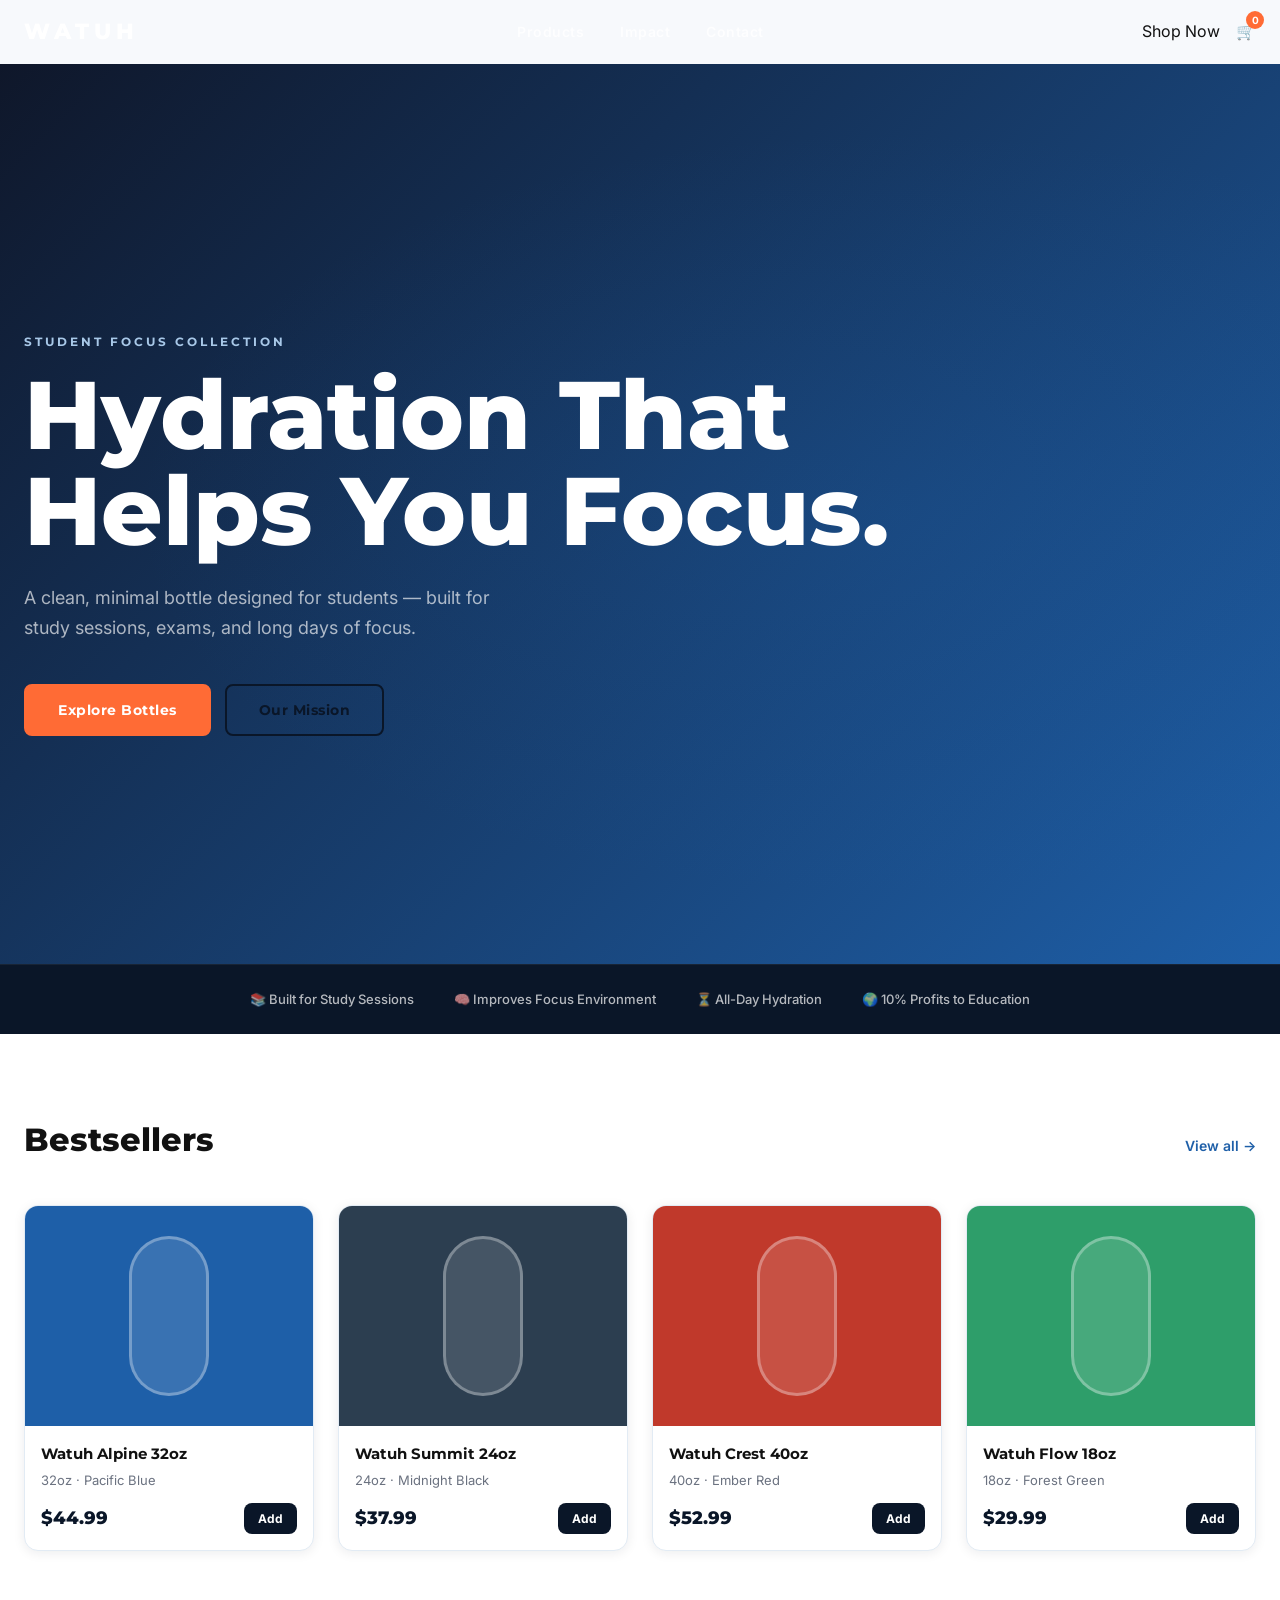
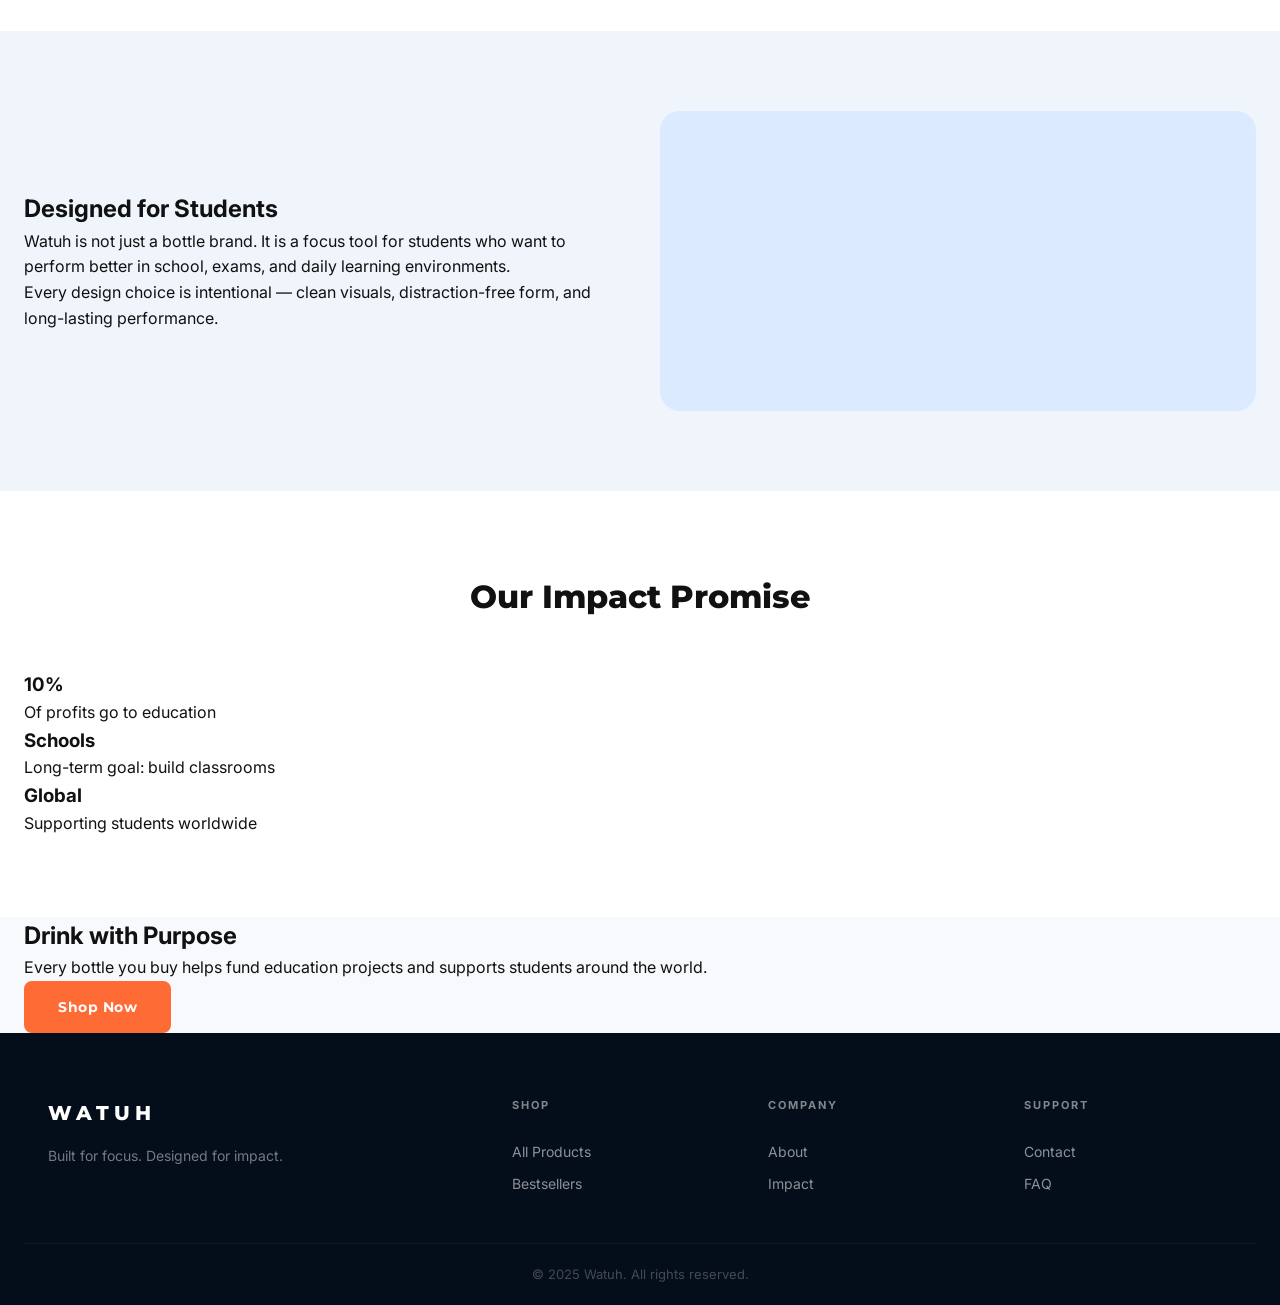
<file: index.html>
<!DOCTYPE html>
<html lang="en">
<head>
  <meta charset="UTF-8" />
  <meta name="viewport" content="width=device-width, initial-scale=1.0" />
  <title>Watuh — Built for Focus & Hydration</title>

  <link rel="stylesheet" href="style.css" />
  <link href="https://fonts.googleapis.com/css2?family=Montserrat:wght@400;600;700;800&family=Inter:wght@400;500&display=swap" rel="stylesheet" />
</head>

<body>

<!-- NAVBAR -->
<nav class="navbar" id="navbar">
  <div class="nav-inner">

    <a href="index.html" class="logo">WATUH</a>

    <ul class="nav-links">
      <li><a href="products.html">Products</a></li>
      <li><a href="about.html">Impact</a></li>
      <li><a href="contact.html">Contact</a></li>
    </ul>

    <div class="nav-actions">
      <a href="products.html" class="nav-cta">Shop Now</a>

      <a href="cart.html" class="cart-icon">
        🛒 <span class="cart-count" id="cartCount">0</span>
      </a>

      <button class="hamburger" id="hamburger">&#9776;</button>
    </div>

  </div>
</nav>

<!-- HERO -->
<section class="hero">

  <div class="hero-content">

    <p class="eyebrow">Student Focus Collection</p>

    <h1>Hydration That<br>Helps You Focus.</h1>

    <p class="hero-sub">
      A clean, minimal bottle designed for students — built for study sessions, exams, and long days of focus.
    </p>

    <div class="hero-btns">
      <a href="products.html" class="btn btn-primary">Explore Bottles</a>
      <a href="about.html" class="btn btn-outline">Our Mission</a>
    </div>

  </div>

</section>

<!-- TRUST STRIP -->
<section class="features-strip">
  <div class="container">

    <div class="feature-item">📚 Built for Study Sessions</div>
    <div class="feature-item">🧠 Improves Focus Environment</div>
    <div class="feature-item">⏳ All-Day Hydration</div>
    <div class="feature-item">🌍 10% Profits to Education</div>

  </div>
</section>

<!-- BESTSELLERS -->
<section class="section">
  <div class="container">

    <div class="section-header">
      <h2>Bestsellers</h2>
      <a href="products.html" class="see-all">View all →</a>
    </div>

    <div class="product-grid" id="featuredGrid"></div>

  </div>
</section>

<!-- WHY SECTION -->
<section class="section alt-bg">
  <div class="container split">

    <div class="text">

      <h2>Designed for Students</h2>

      <p>
        Watuh is not just a bottle brand. It is a focus tool for students who want to perform better in school,
        exams, and daily learning environments.
      </p>

      <p>
        Every design choice is intentional — clean visuals, distraction-free form, and long-lasting performance.
      </p>

    </div>

    <div class="visual-box"></div>

  </div>
</section>

<!-- IMPACT PREVIEW -->
<section class="section">
  <div class="container">

    <h2 class="center-title">Our Impact Promise</h2>

    <div class="impact-grid">

      <div class="impact-card">
        <h3>10%</h3>
        <p>Of profits go to education</p>
      </div>

      <div class="impact-card">
        <h3>Schools</h3>
        <p>Long-term goal: build classrooms</p>
      </div>

      <div class="impact-card">
        <h3>Global</h3>
        <p>Supporting students worldwide</p>
      </div>

    </div>

  </div>
</section>

<!-- CALL TO ACTION -->
<section class="cta">
  <div class="container">

    <h2>Drink with Purpose</h2>

    <p>
      Every bottle you buy helps fund education projects and supports students around the world.
    </p>

    <a href="products.html" class="btn btn-primary">Shop Now</a>

  </div>
</section>

<!-- FOOTER -->
<footer class="footer">

  <div class="container footer-inner">

    <div class="footer-brand">
      <span class="logo">WATUH</span>
      <p>Built for focus. Designed for impact.</p>
    </div>

    <div class="footer-links">
      <h4>Shop</h4>
      <a href="products.html">All Products</a>
      <a href="products.html">Bestsellers</a>
    </div>

    <div class="footer-links">
      <h4>Company</h4>
      <a href="about.html">About</a>
      <a href="about.html">Impact</a>
    </div>

    <div class="footer-links">
      <h4>Support</h4>
      <a href="contact.html">Contact</a>
      <a href="#">FAQ</a>
    </div>

  </div>

  <div class="footer-bottom">
    <p>&copy; 2025 Watuh. All rights reserved.</p>
  </div>

</footer>

<script src="script.js"></script>

<script>
  // Featured products
  const featuredGrid = document.getElementById('featuredGrid');
  const featured = products.slice(0, 4);

  featured.forEach(p => {
    featuredGrid.innerHTML += `
      <div class="product-card" onclick="window.location='product-detail.html?id=${p.id}'">

        <div class="product-img" style="background:${p.color}"></div>

        <div class="product-info">
          <h3>${p.name}</h3>
          <p class="product-meta">${p.size} · ${p.colorName}</p>

          <div class="product-footer">
            <span class="price">$${p.price}</span>
            <button class="btn-add" onclick="event.stopPropagation(); addToCart(${p.id})">
              Add
            </button>
          </div>
        </div>

      </div>
    `;
  });

  // cart count
  const cart = JSON.parse(localStorage.getItem('watuhCart') || '[]');
  document.getElementById('cartCount').textContent =
    cart.reduce((a, b) => a + b.qty, 0);

  // hamburger
  document.getElementById('hamburger').addEventListener('click', () => {
    document.querySelector('.mobile-menu').classList.toggle('open');
  });
</script>

</body>
</html>
</file>
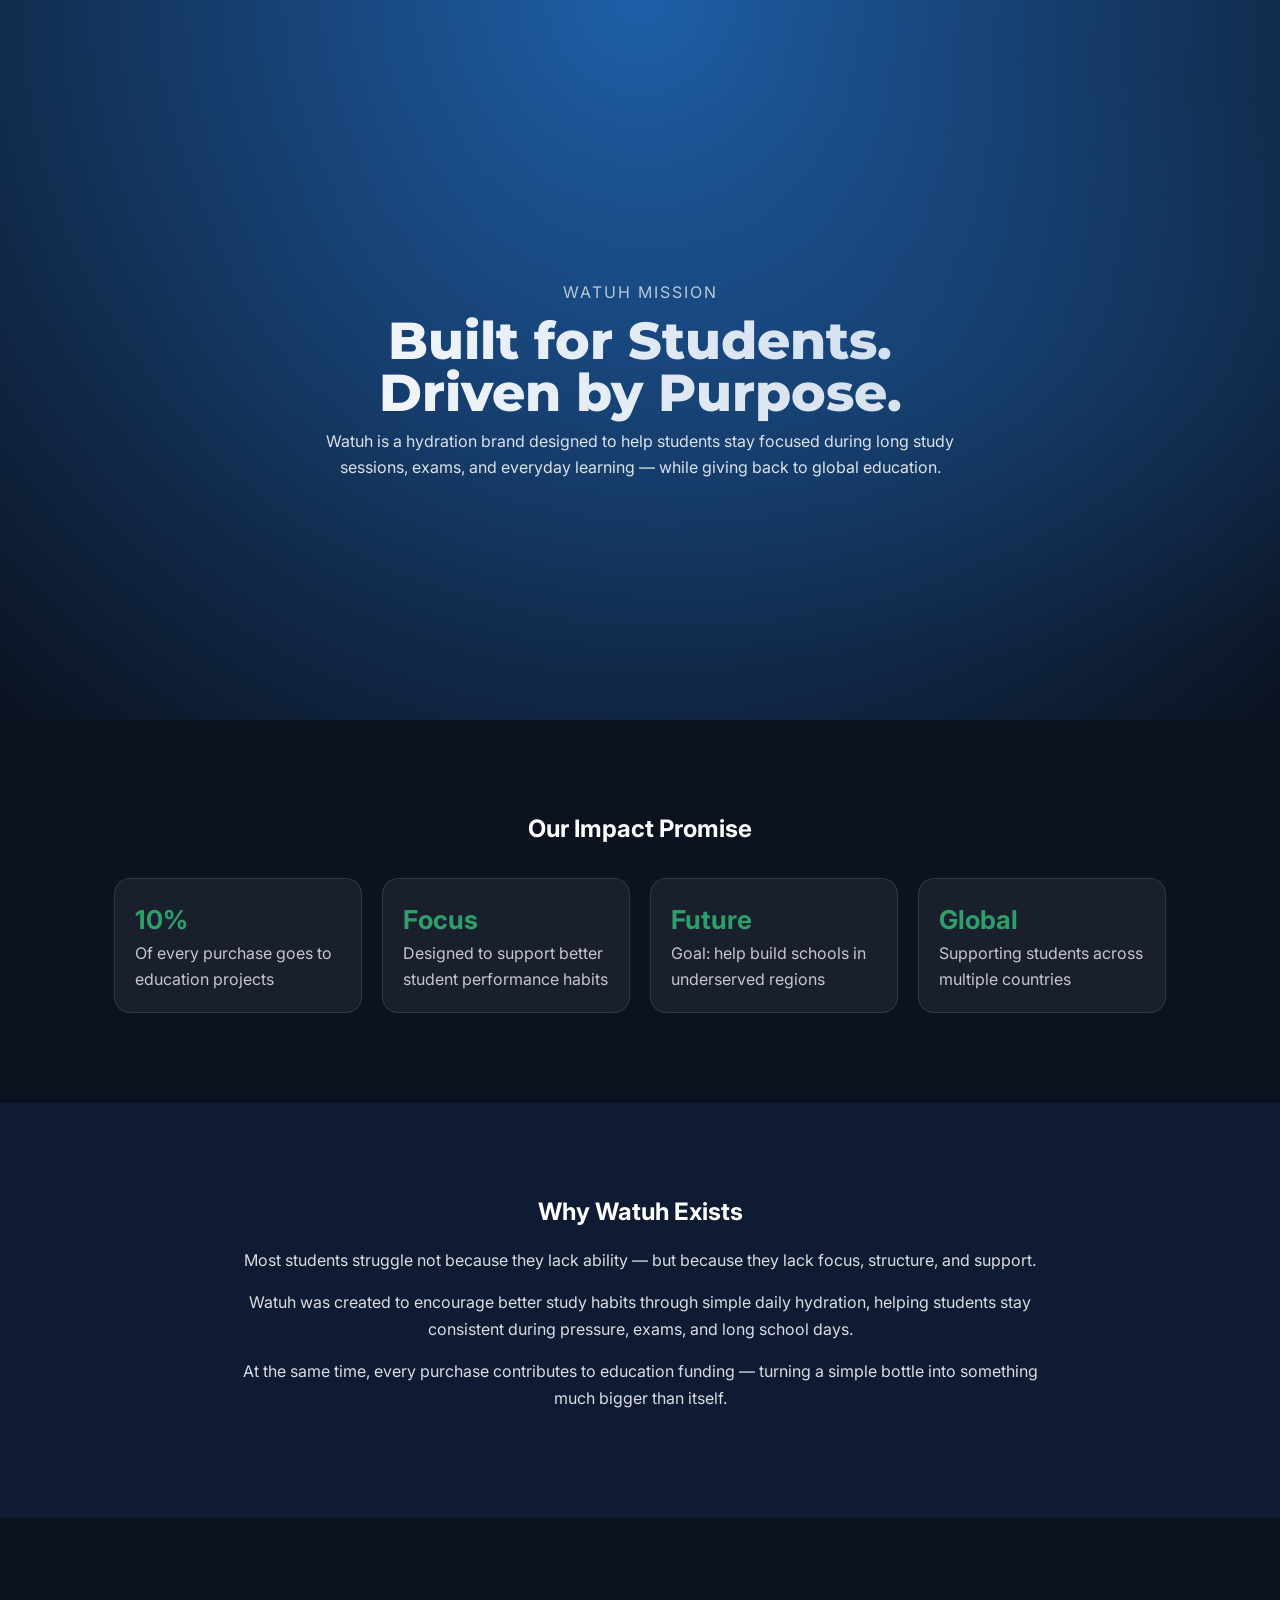
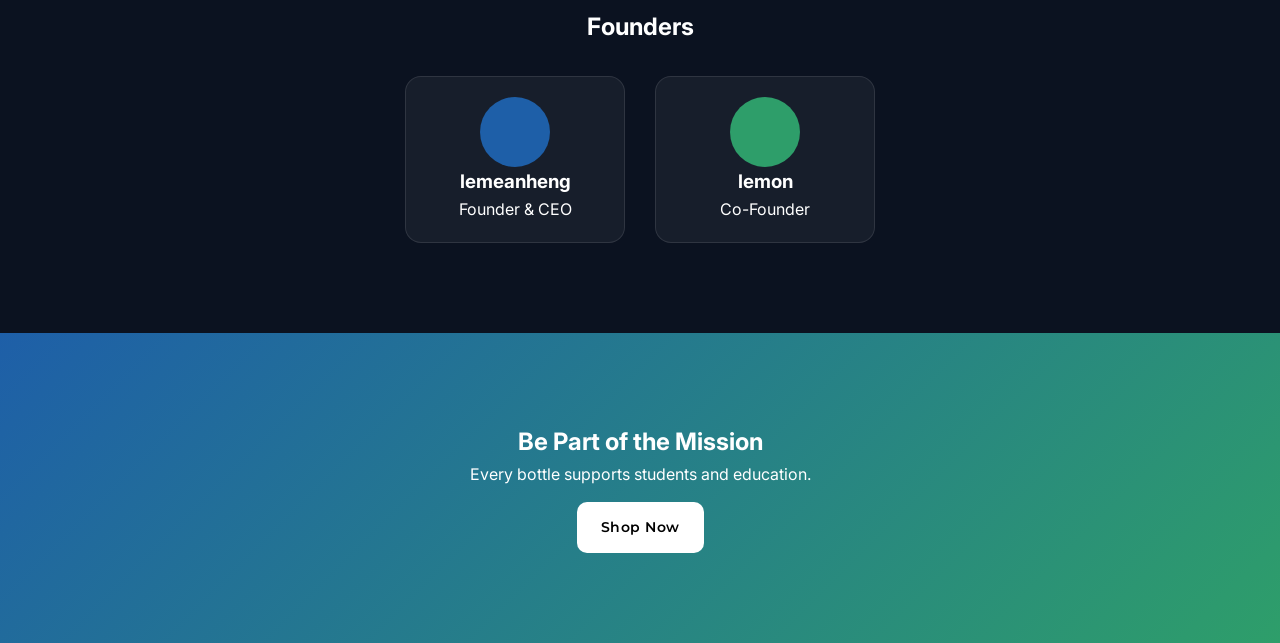
<file: about.html>
<!DOCTYPE html>
<html lang="en">
<head>
  <meta charset="UTF-8" />
  <meta name="viewport" content="width=device-width, initial-scale=1.0" />
  <title>About — Watuh</title>

  <link rel="stylesheet" href="style.css" />
  <link href="https://fonts.googleapis.com/css2?family=Montserrat:wght@400;600;700;800&family=Inter:wght@400;500&display=swap" rel="stylesheet" />

  <style>
    body {
      margin: 0;
      background: #0b1220;
      color: white;
      font-family: Inter, sans-serif;
    }

    section {
      padding: 90px 20px;
    }

    .container {
      max-width: 1100px;
      margin: auto;
    }

    /* HERO */
    .hero {
      min-height: 80vh;
      display: flex;
      align-items: center;
      justify-content: center;
      text-align: center;
      background: radial-gradient(circle at top, #1e5fa8, #0b1220);
    }

    .hero h1 {
      font-size: 52px;
      margin: 10px 0;
    }

    .hero p {
      max-width: 650px;
      opacity: 0.85;
      margin: auto;
    }

    /* CARDS */
    .grid {
      display: grid;
      grid-template-columns: repeat(auto-fit, minmax(220px, 1fr));
      gap: 20px;
      margin-top: 30px;
    }

    .card {
      background: rgba(255,255,255,0.06);
      border: 1px solid rgba(255,255,255,0.1);
      padding: 20px;
      border-radius: 16px;
    }

    .card h3 {
      margin: 0;
      font-size: 26px;
      color: #2e9e6a;
    }

    .card p {
      opacity: 0.75;
    }

    /* STORY */
    .story {
      background: #0f1a33;
      text-align: center;
    }

    .story p {
      max-width: 800px;
      margin: 15px auto;
      opacity: 0.85;
      line-height: 1.7;
    }

    /* FOUNDERS */
    .founders {
      text-align: center;
    }

    .founder-grid {
      display: flex;
      justify-content: center;
      gap: 30px;
      flex-wrap: wrap;
      margin-top: 30px;
    }

    .founder {
      width: 220px;
      background: rgba(255,255,255,0.05);
      padding: 20px;
      border-radius: 16px;
      border: 1px solid rgba(255,255,255,0.1);
    }

    .avatar {
      width: 70px;
      height: 70px;
      border-radius: 50%;
      margin: auto;
      background: #1e5fa8;
    }

    /* CTA */
    .cta {
      text-align: center;
      background: linear-gradient(135deg, #1e5fa8, #2e9e6a);
    }

    .btn {
      display: inline-block;
      padding: 12px 22px;
      background: white;
      color: black;
      border-radius: 10px;
      text-decoration: none;
      margin-top: 15px;
      font-weight: 600;
    }
  </style>
</head>

<body>

<!-- HERO -->
<section class="hero">
  <div class="container">

    <p style="letter-spacing:2px; opacity:0.7;">WATUH MISSION</p>

    <h1>Built for Students.<br>Driven by Purpose.</h1>

    <p>
      Watuh is a hydration brand designed to help students stay focused during long study sessions,
      exams, and everyday learning — while giving back to global education.
    </p>

  </div>
</section>

<!-- IMPACT -->
<section>
  <div class="container">

    <h2 style="text-align:center;">Our Impact Promise</h2>

    <div class="grid">

      <div class="card">
        <h3>10%</h3>
        <p>Of every purchase goes to education projects</p>
      </div>

      <div class="card">
        <h3>Focus</h3>
        <p>Designed to support better student performance habits</p>
      </div>

      <div class="card">
        <h3>Future</h3>
        <p>Goal: help build schools in underserved regions</p>
      </div>

      <div class="card">
        <h3>Global</h3>
        <p>Supporting students across multiple countries</p>
      </div>

    </div>

  </div>
</section>

<!-- STORY -->
<section class="story">
  <div class="container">

    <h2>Why Watuh Exists</h2>

    <p>
      Most students struggle not because they lack ability — but because they lack focus, structure, and support.
    </p>

    <p>
      Watuh was created to encourage better study habits through simple daily hydration,
      helping students stay consistent during pressure, exams, and long school days.
    </p>

    <p>
      At the same time, every purchase contributes to education funding — turning a simple bottle
      into something much bigger than itself.
    </p>

  </div>
</section>

<!-- FOUNDERS -->
<section class="founders">

  <h2>Founders</h2>

  <div class="founder-grid">

    <div class="founder">
      <div class="avatar"></div>
      <h3>lemeanheng</h3>
      <p>Founder & CEO</p>
    </div>

    <div class="founder">
      <div class="avatar" style="background:#2e9e6a;"></div>
      <h3>lemon</h3>
      <p>Co-Founder</p>
    </div>

  </div>

</section>

<!-- CTA -->
<section class="cta">

  <h2>Be Part of the Mission</h2>

  <p>Every bottle supports students and education.</p>

  <a href="products.html" class="btn">Shop Now</a>

</section>

</body>
</html>
</file>
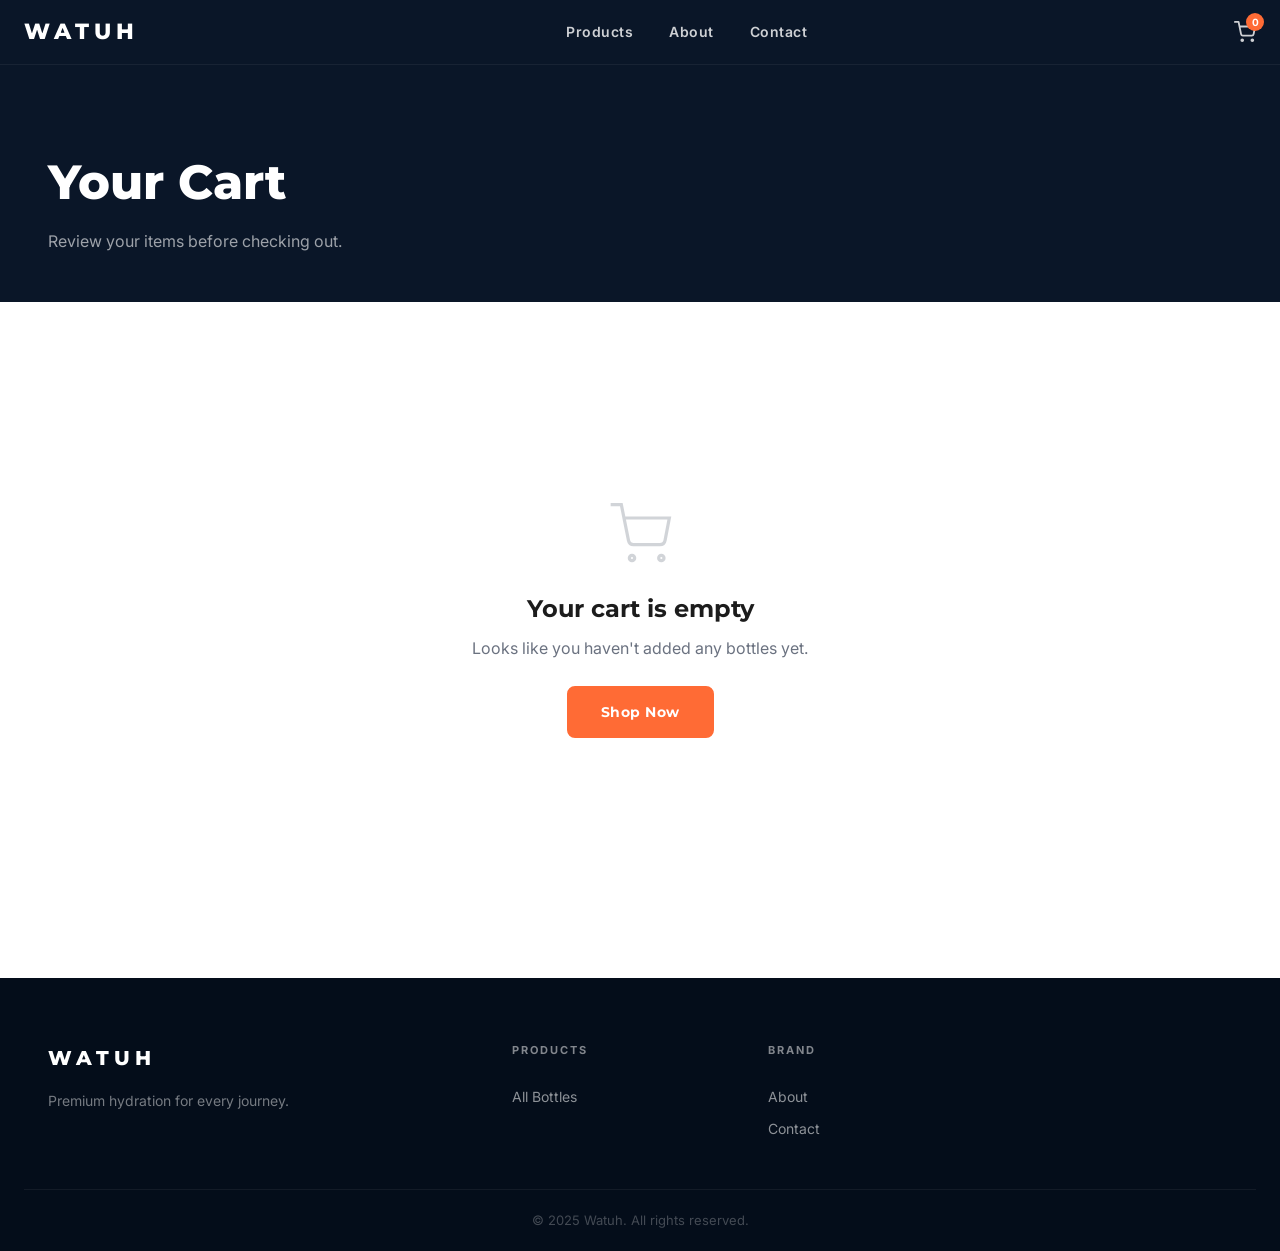
<file: cart.html>
<!DOCTYPE html>
<html lang="en">
<head>
  <meta charset="UTF-8" />
  <meta name="viewport" content="width=device-width, initial-scale=1.0" />
  <title>Cart — Watuh</title>
  <link rel="stylesheet" href="style.css" />
  <link href="https://fonts.googleapis.com/css2?family=Montserrat:wght@400;600;700;800&family=Inter:wght@400;500&display=swap" rel="stylesheet" />
</head>
<body>

  <!-- NAVBAR -->
  <nav class="navbar scrolled" id="navbar">
    <div class="nav-inner">
      <a href="index.html" class="logo">WATUH</a>
      <ul class="nav-links">
        <li><a href="products.html">Products</a></li>
        <li><a href="about.html">About</a></li>
        <li><a href="contact.html">Contact</a></li>
      </ul>
      <div class="nav-actions">
        <a href="cart.html" class="cart-icon active">
          <svg width="22" height="22" viewBox="0 0 24 24" fill="none" stroke="currentColor" stroke-width="2" stroke-linecap="round" stroke-linejoin="round"><circle cx="9" cy="21" r="1"/><circle cx="20" cy="21" r="1"/><path d="M1 1h4l2.68 13.39a2 2 0 0 0 2 1.61h9.72a2 2 0 0 0 2-1.61L23 6H6"/></svg>
          <span class="cart-count" id="cartCount">0</span>
        </a>
        <button class="hamburger" id="hamburger">&#9776;</button>
      </div>
    </div>
    <div class="mobile-menu" id="mobileMenu">
      <a href="products.html">Products</a>
      <a href="about.html">About</a>
      <a href="contact.html">Contact</a>
    </div>
  </nav>

  <!-- PAGE HEADER -->
  <div class="page-header">
    <div class="container">
      <h1>Your Cart</h1>
      <p>Review your items before checking out.</p>
    </div>
  </div>

  <!-- CART CONTENT -->
  <section class="section">
    <div class="container cart-layout" id="cartLayout">
      <!-- Populated by JS -->
    </div>
  </section>

  <!-- FOOTER -->
  <footer class="footer">
    <div class="container footer-inner">
      <div class="footer-brand">
        <span class="logo">WATUH</span>
        <p>Premium hydration for every journey.</p>
      </div>
      <div class="footer-links">
        <h4>Products</h4>
        <a href="products.html">All Bottles</a>
      </div>
      <div class="footer-links">
        <h4>Brand</h4>
        <a href="about.html">About</a>
        <a href="contact.html">Contact</a>
      </div>
    </div>
    <div class="footer-bottom">
      <p>&copy; 2025 Watuh. All rights reserved.</p>
    </div>
  </footer>

  <script src="script.js"></script>
  <script>
    function renderCart() {
      const cart    = JSON.parse(localStorage.getItem('watuhCart') || '[]');
      const layout  = document.getElementById('cartLayout');
      const count   = cart.reduce((a, b) => a + b.qty, 0);
      document.getElementById('cartCount').textContent = count;

      if (cart.length === 0) {
        layout.innerHTML = `
          <div class="empty-cart">
            <svg width="64" height="64" viewBox="0 0 24 24" fill="none" stroke="currentColor" stroke-width="1.2" opacity="0.3"><circle cx="9" cy="21" r="1"/><circle cx="20" cy="21" r="1"/><path d="M1 1h4l2.68 13.39a2 2 0 0 0 2 1.61h9.72a2 2 0 0 0 2-1.61L23 6H6"/></svg>
            <h3>Your cart is empty</h3>
            <p>Looks like you haven't added any bottles yet.</p>
            <a href="products.html" class="btn btn-primary" style="margin-top:1.5rem; display:inline-block;">Shop Now</a>
          </div>`;
        return;
      }

      const subtotal = cart.reduce((sum, item) => {
        const p = products.find(p => p.id === item.id);
        return sum + (p ? p.price * item.qty : 0);
      }, 0);
      const shipping = subtotal >= 75 ? 0 : 9.99;
      const total    = subtotal + shipping;

      const itemsHTML = cart.map(item => {
        const p = products.find(p => p.id === item.id);
        if (!p) return '';
        return `
          <div class="cart-item" id="cartItem-${p.id}">
            <div class="cart-item-img" style="background:${p.color};"></div>
            <div class="cart-item-info">
              <h4>${p.name}</h4>
              <p>${p.size} · ${p.colorName}</p>
              <div class="cart-item-actions">
                <div class="qty-control">
                  <button onclick="updateCart(${p.id}, ${item.qty - 1})">&#8722;</button>
                  <span>${item.qty}</span>
                  <button onclick="updateCart(${p.id}, ${item.qty + 1})">&#43;</button>
                </div>
                <button class="remove-btn" onclick="removeFromCart(${p.id})">Remove</button>
              </div>
            </div>
            <div class="cart-item-price">$${(p.price * item.qty).toFixed(2)}</div>
          </div>`;
      }).join('');

      layout.innerHTML = `
        <div class="cart-items">
          <div class="cart-items-header">
            <h3>${count} Item${count !== 1 ? 's' : ''}</h3>
            <button onclick="clearCart()" class="clear-btn">Clear cart</button>
          </div>
          ${itemsHTML}
        </div>
        <div class="cart-summary">
          <h3>Order Summary</h3>
          <div class="summary-row"><span>Subtotal</span><span>$${subtotal.toFixed(2)}</span></div>
          <div class="summary-row"><span>Shipping</span><span>${shipping === 0 ? '<span style="color:#2E9E6A">Free</span>' : '$' + shipping.toFixed(2)}</span></div>
          ${shipping > 0 ? `<p class="free-shipping-note">Add $${(75 - subtotal).toFixed(2)} more for free shipping!</p>` : ''}
          <div class="summary-divider"></div>
          <div class="summary-row summary-total"><span>Total</span><span>$${total.toFixed(2)}</span></div>
          <button class="btn btn-primary btn-full" onclick="handleCheckout()" style="margin-top:1.5rem;">
            Proceed to Checkout
          </button>
          <a href="products.html" class="btn btn-outline btn-full" style="margin-top:0.75rem; display:block; text-align:center;">
            Continue Shopping
          </a>
          <div class="trust-badges">
            <span>&#128274; Secure Checkout</span>
            <span>&#10003; Free Returns</span>
            <span>&#10003; Lifetime Warranty</span>
          </div>
        </div>`;
    }

    function updateCart(id, newQty) {
      let cart = JSON.parse(localStorage.getItem('watuhCart') || '[]');
      if (newQty <= 0) {
        cart = cart.filter(i => i.id !== id);
      } else {
        const item = cart.find(i => i.id === id);
        if (item) item.qty = newQty;
      }
      localStorage.setItem('watuhCart', JSON.stringify(cart));
      renderCart();
    }

    function removeFromCart(id) {
      let cart = JSON.parse(localStorage.getItem('watuhCart') || '[]');
      cart = cart.filter(i => i.id !== id);
      localStorage.setItem('watuhCart', JSON.stringify(cart));
      renderCart();
    }

    function clearCart() {
      if (confirm('Remove all items from your cart?')) {
        localStorage.setItem('watuhCart', '[]');
        renderCart();
      }
    }

    function handleCheckout() {
      alert('Checkout coming soon! This is a school project demo.');
    }

    document.getElementById('hamburger').addEventListener('click', () => {
      document.getElementById('mobileMenu').classList.toggle('open');
    });

    renderCart();
  </script>
</body>
</html>
</file>
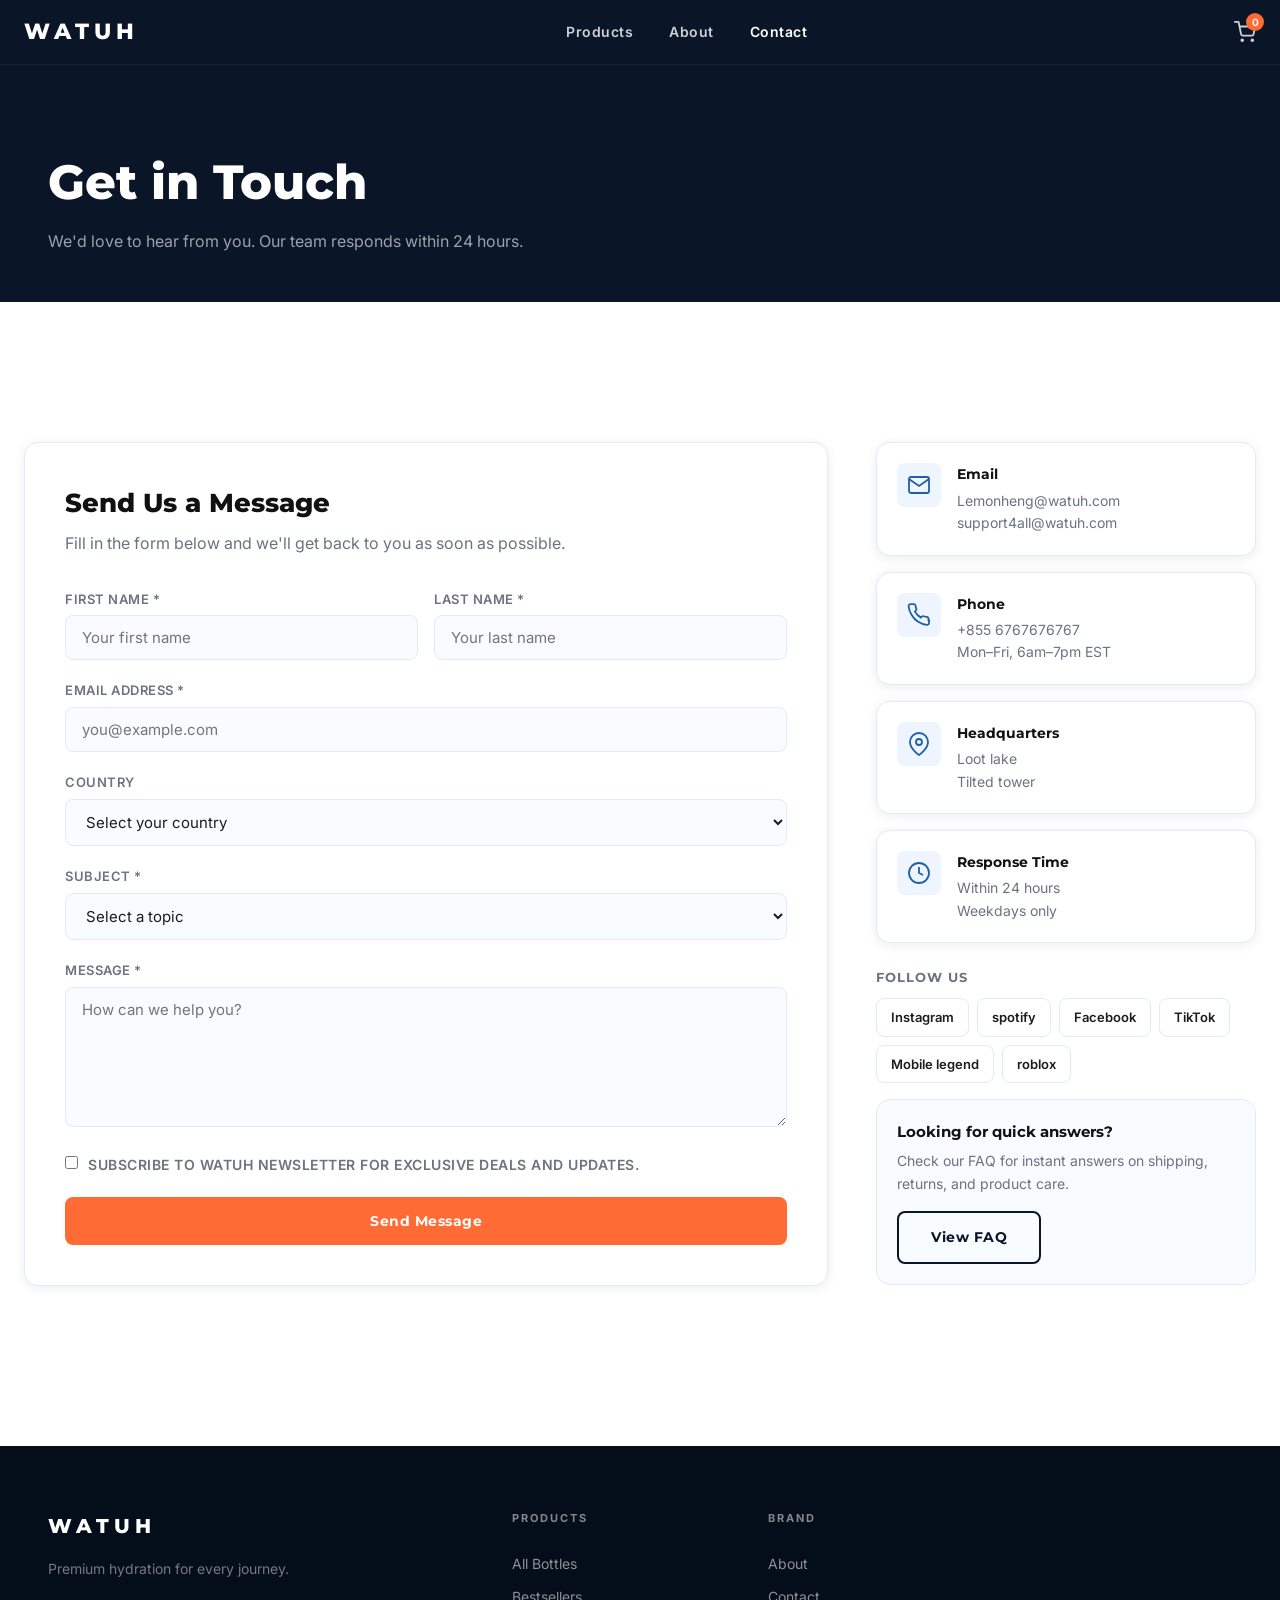
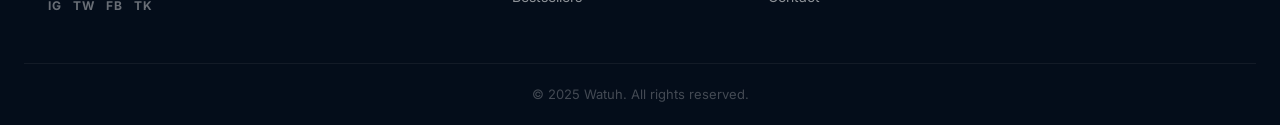
<file: contact.html>
<!DOCTYPE html>
<html lang="en">
<head>
  <meta charset="UTF-8" />
  <meta name="viewport" content="width=device-width, initial-scale=1.0" />
  <title>Contact — Watuh</title>
  <link rel="stylesheet" href="style.css" />
  <link href="https://fonts.googleapis.com/css2?family=Montserrat:wght@400;600;700;800&family=Inter:wght@400;500&display=swap" rel="stylesheet" />
</head>
<body>

  <!-- NAVBAR -->
  <nav class="navbar scrolled" id="navbar">
    <div class="nav-inner">
      <a href="index.html" class="logo">WATUH</a>
      <ul class="nav-links">
        <li><a href="products.html">Products</a></li>
        <li><a href="about.html">About</a></li>
        <li><a href="contact.html" class="active">Contact</a></li>
      </ul>
      <div class="nav-actions">
        <a href="cart.html" class="cart-icon">
          <svg width="22" height="22" viewBox="0 0 24 24" fill="none" stroke="currentColor" stroke-width="2" stroke-linecap="round" stroke-linejoin="round"><circle cx="9" cy="21" r="1"/><circle cx="20" cy="21" r="1"/><path d="M1 1h4l2.68 13.39a2 2 0 0 0 2 1.61h9.72a2 2 0 0 0 2-1.61L23 6H6"/></svg>
          <span class="cart-count" id="cartCount">0</span>
        </a>
        <button class="hamburger" id="hamburger">&#9776;</button>
      </div>
    </div>
    <div class="mobile-menu" id="mobileMenu">
      <a href="products.html">Products</a>
      <a href="about.html">About</a>
      <a href="contact.html">Contact</a>
      <a href="cart.html">Cart</a>
    </div>
  </nav>

  <!-- PAGE HEADER -->
  <div class="page-header">
    <div class="container">
      <h1>Get in Touch</h1>
      <p>We'd love to hear from you. Our team responds within 24 hours.</p>
    </div>
  </div>

  <!-- CONTACT CONTENT -->
  <section class="section">
    <div class="container contact-layout">

      <!-- CONTACT FORM -->
      <div class="contact-form-card">
        <h2>Send Us a Message</h2>
        <p style="color:var(--text-muted); margin-bottom:2rem;">Fill in the form below and we'll get back to you as soon as possible.</p>

        <form id="contactForm" onsubmit="handleContactForm(event)">
          <div class="form-row">
            <div class="form-group">
              <label for="firstName">First Name *</label>
              <input type="text" id="firstName" name="firstName" placeholder="Your first name" required />
            </div>
            <div class="form-group">
              <label for="lastName">Last Name *</label>
              <input type="text" id="lastName" name="lastName" placeholder="Your last name" required />
            </div>
          </div>

          <div class="form-group">
            <label for="email">Email Address *</label>
            <input type="email" id="email" name="email" placeholder="you@example.com" required />
          </div>

          <div class="form-group">
            <label for="country">Country</label>
            <select id="country" name="country">
  <option value="">Select your country</option>
  <option value="KH">Cambodia 🇰🇭</option>
  <option value="US">United States</option>
  <option value="PH">Philippines</option>
  <option value="AU">Australia</option>
  <option value="UK">United Kingdom</option>
  <option value="SG">Singapore</option>
  <option value="CA">Canada</option>
  <option value="MY">Malaysia</option>
  <option value="other">Other</option>
</select>
          </div>

          <div class="form-group">
            <label for="subject">Subject *</label>
            <select id="subject" name="subject" required>
              <option value="">Select a topic</option>
              <option value="order">Order Inquiry</option>
              <option value="shipping">Shipping &amp; Delivery</option>
              <option value="return">Returns &amp; Refunds</option>
              <option value="product">Product Question</option>
              <option value="wholesale">Wholesale / Bulk Orders</option>
              <option value="press">Press &amp; Media</option>
              <option value="other">Other</option>
            </select>
          </div>

          <div class="form-group">
            <label for="message">Message *</label>
            <textarea id="message" name="message" rows="6" placeholder="How can we help you?" required></textarea>
          </div>

          <div class="form-group checkbox-group">
            <label class="checkbox-label">
              <input type="checkbox" id="newsletter" name="newsletter" />
              <span>Subscribe to Watuh newsletter for exclusive deals and updates.</span>
            </label>
          </div>

          <button type="submit" class="btn btn-primary btn-full">Send Message</button>

          <div id="formSuccess" class="form-success" style="display:none;">
            <svg width="20" height="20" viewBox="0 0 24 24" fill="none" stroke="currentColor" stroke-width="2"><polyline points="20 6 9 17 4 12"/></svg>
            Message sent! We'll get back to you within 24 hours.
          </div>
        </form>
      </div>

      <!-- CONTACT INFO -->
      <div class="contact-info">
        <div class="info-card">
          <div class="info-icon">
            <svg width="24" height="24" viewBox="0 0 24 24" fill="none" stroke="currentColor" stroke-width="1.8"><path d="M4 4h16c1.1 0 2 .9 2 2v12c0 1.1-.9 2-2 2H4c-1.1 0-2-.9-2-2V6c0-1.1.9-2 2-2z"/><polyline points="22,6 12,13 2,6"/></svg>
          </div>
          <div>
            <h4>Email</h4>
            <p>Lemonheng@watuh.com</p>
            <p>support4all@watuh.com</p>
          </div>
        </div>

        <div class="info-card">
          <div class="info-icon">
            <svg width="24" height="24" viewBox="0 0 24 24" fill="none" stroke="currentColor" stroke-width="1.8"><path d="M22 16.92v3a2 2 0 0 1-2.18 2 19.79 19.79 0 0 1-8.63-3.07A19.5 19.5 0 0 1 4.69 12a19.79 19.79 0 0 1-3.07-8.67A2 2 0 0 1 3.6 1.07h3a2 2 0 0 1 2 1.72c.127.96.361 1.903.7 2.81a2 2 0 0 1-.45 2.11L7.91 8.6a16 16 0 0 0 6 6l.91-.91a2 2 0 0 1 2.11-.45c.907.339 1.85.573 2.81.7A2 2 0 0 1 21.44 16c.025.306.025.614 0 .92z"/></svg>
          </div>
          <div>
            <h4>Phone</h4>
            <p>+855 6767676767</p>
            <p>Mon–Fri, 6am–7pm EST</p>
          </div>
        </div>

        <div class="info-card">
          <div class="info-icon">
            <svg width="24" height="24" viewBox="0 0 24 24" fill="none" stroke="currentColor" stroke-width="1.8"><path d="M21 10c0 7-9 13-9 13s-9-6-9-13a9 9 0 0 1 18 0z"/><circle cx="12" cy="10" r="3"/></svg>
          </div>
          <div>
            <h4>Headquarters</h4>
            <p>Loot lake</p>
            <p>Tilted tower</p>
          </div>
        </div>

        <div class="info-card">
          <div class="info-icon">
            <svg width="24" height="24" viewBox="0 0 24 24" fill="none" stroke="currentColor" stroke-width="1.8"><circle cx="12" cy="12" r="10"/><polyline points="12 6 12 12 16 14"/></svg>
          </div>
          <div>
            <h4>Response Time</h4>
            <p>Within 24 hours</p>
            <p>Weekdays only</p>
          </div>
        </div>

        <!-- Social Links -->
        <div class="social-section">
          <h4>Follow Us</h4>
          <div class="social-links">
            <a href="#" class="social-btn">Instagram</a>
            <a href="#" class="social-btn">spotify</a>
            <a href="#" class="social-btn">Facebook</a>
            <a href="#" class="social-btn">TikTok</a>
            <a href="#" class="social-btn">Mobile legend</a>
            <a href="#" class="social-btn">roblox</a>
          </div>
        </div>

        <!-- FAQ Teaser -->
        <div class="faq-teaser">
          <h4>Looking for quick answers?</h4>
          <p>Check our FAQ for instant answers on shipping, returns, and product care.</p>
          <a href="#" class="btn btn-outline" style="margin-top:1rem; display:inline-block;">View FAQ</a>
        </div>
      </div>

    </div>
  </section>

  <!-- FOOTER -->
  <footer class="footer">
    <div class="container footer-inner">
      <div class="footer-brand">
        <span class="logo">WATUH</span>
        <p>Premium hydration for every journey.</p>
        <div class="socials">
          <a href="#" aria-label="Instagram">IG</a>
          <a href="#" aria-label="Twitter">TW</a>
          <a href="#" aria-label="Facebook">FB</a>
          <a href="#" aria-label="TikTok">TK</a>
        </div>
      </div>
      <div class="footer-links">
        <h4>Products</h4>
        <a href="products.html">All Bottles</a>
        <a href="products.html">Bestsellers</a>
      </div>
      <div class="footer-links">
        <h4>Brand</h4>
        <a href="about.html">About</a>
        <a href="contact.html">Contact</a>
      </div>
    </div>
    <div class="footer-bottom">
      <p>&copy; 2025 Watuh. All rights reserved.</p>
    </div>
  </footer>

  <script src="script.js"></script>
  <script>
    function handleContactForm(e) {
      e.preventDefault();
      const btn = e.target.querySelector('button[type=submit]');
      btn.textContent = 'Sending...';
      btn.disabled = true;

      setTimeout(() => {
        document.getElementById('contactForm').reset();
        document.getElementById('formSuccess').style.display = 'flex';
        btn.textContent = 'Send Message';
        btn.disabled = false;
        setTimeout(() => {
          document.getElementById('formSuccess').style.display = 'none';
        }, 5000);
      }, 1200);
    }

    document.getElementById('hamburger').addEventListener('click', () => {
      document.getElementById('mobileMenu').classList.toggle('open');
    });

    // Update cart count
    const cart = JSON.parse(localStorage.getItem('watuhCart') || '[]');
    document.getElementById('cartCount').textContent = cart.reduce((a, b) => a + b.qty, 0);
  </script>
</body>
</html>
</file>
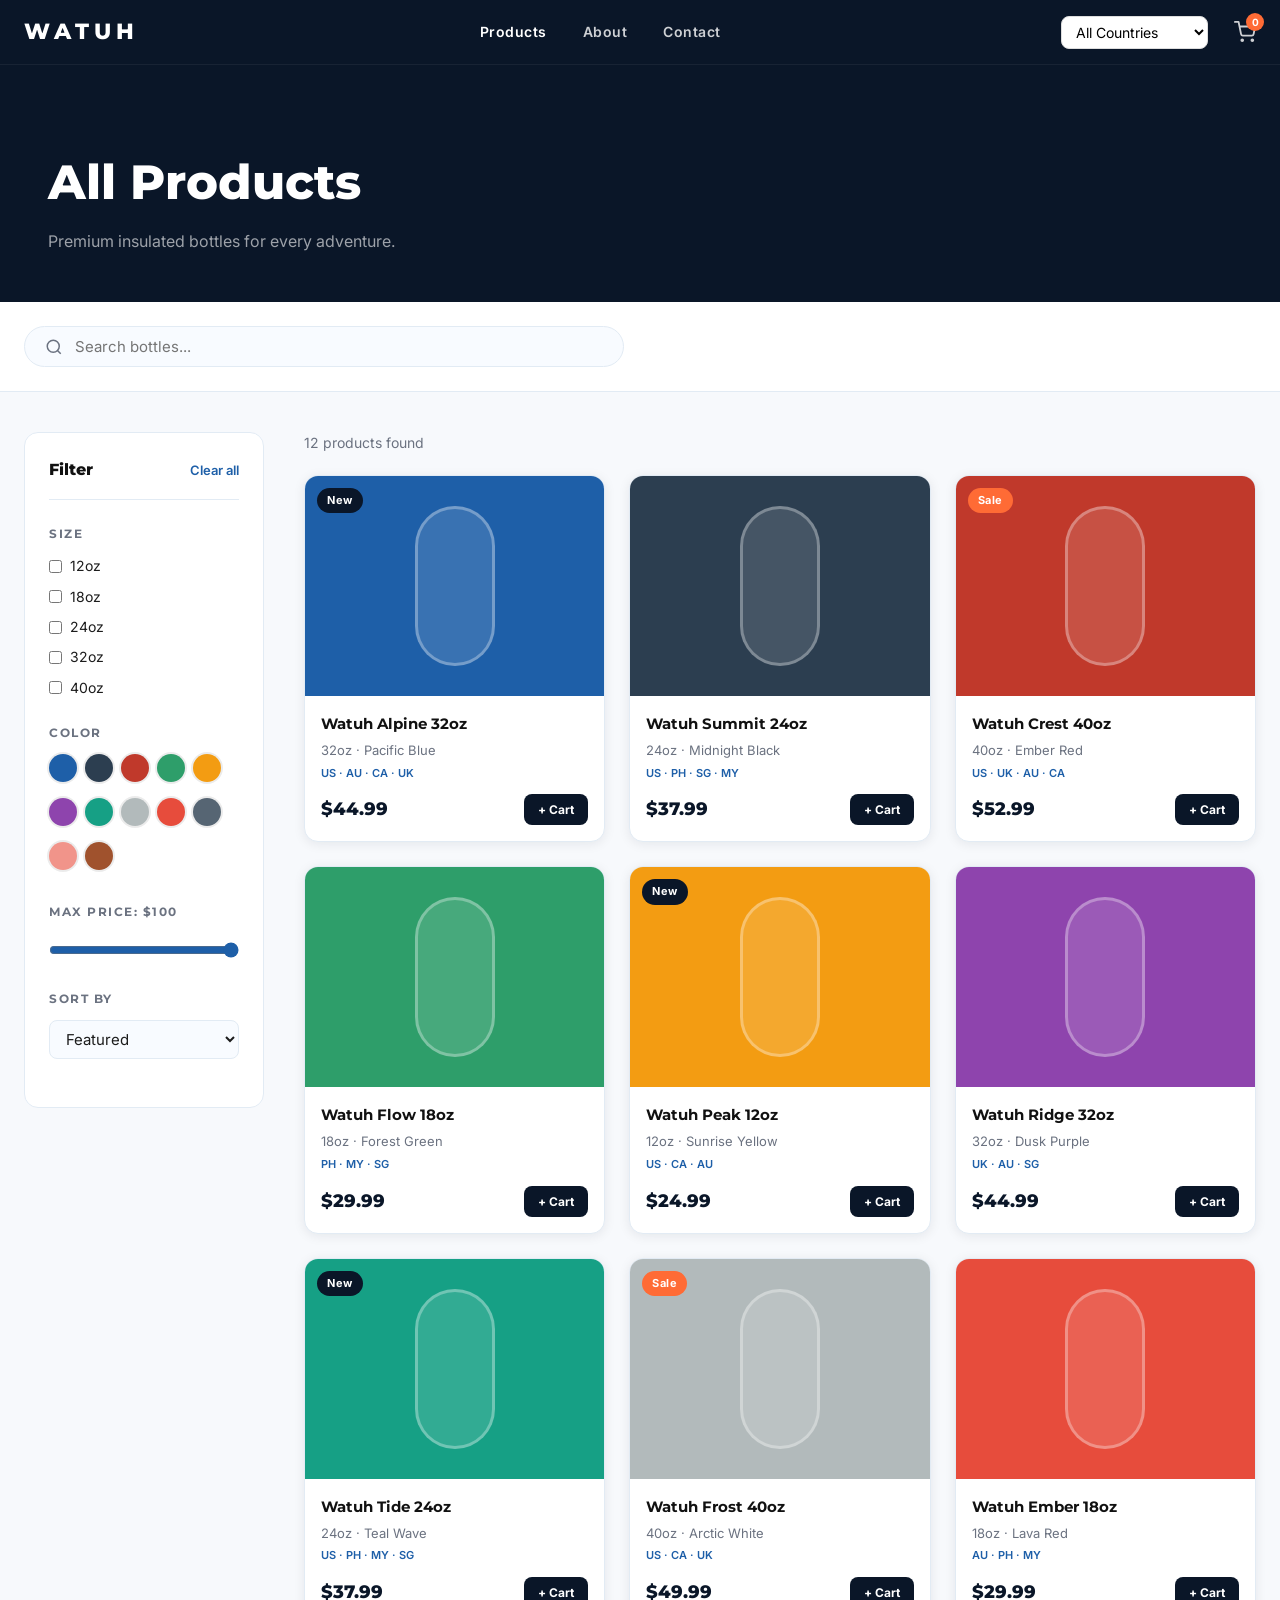
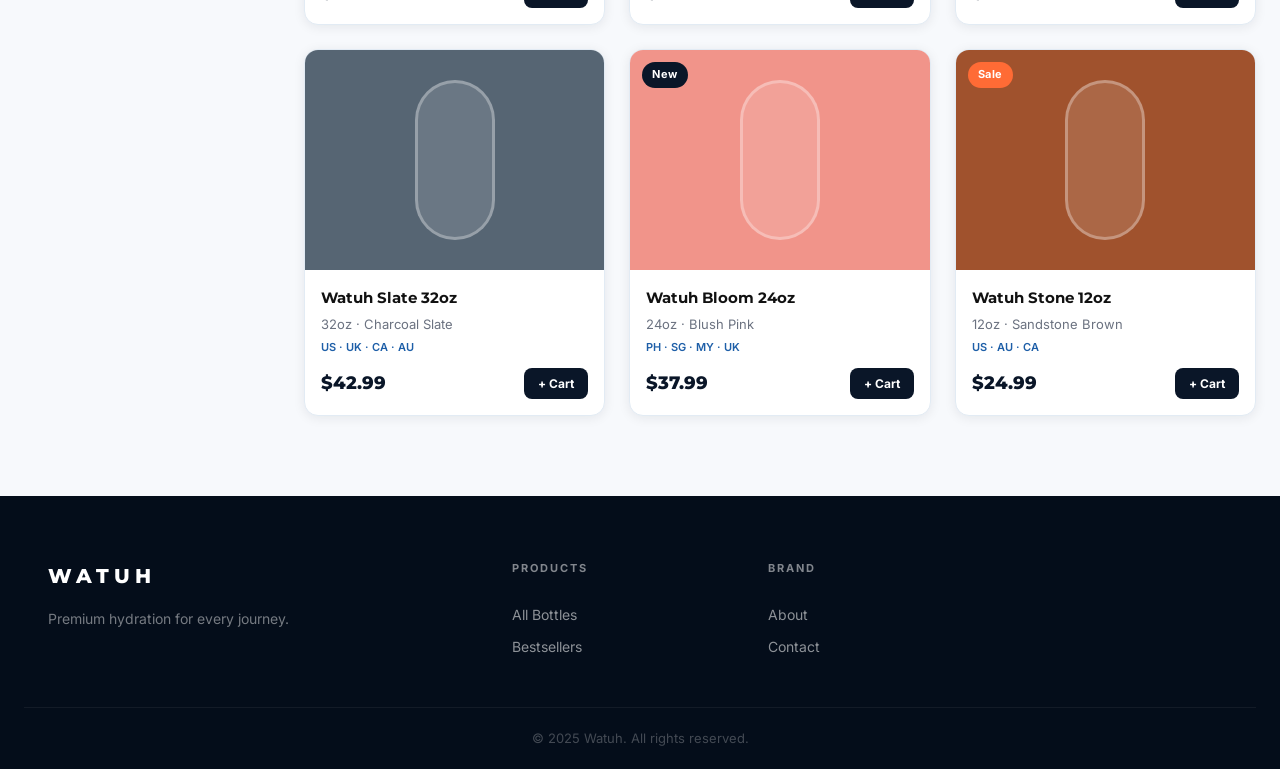
<file: product-detail.html>
<!DOCTYPE html>
<html lang="en">
<head>
  <meta charset="UTF-8" />
  <meta name="viewport" content="width=device-width, initial-scale=1.0" />
  <title>Products — Watuh</title>
  <link rel="stylesheet" href="style.css" />
  <link href="https://fonts.googleapis.com/css2?family=Montserrat:wght@400;600;700;800&family=Inter:wght@400;500&display=swap" rel="stylesheet" />

  <style>
    .country-select {
      padding: 6px 10px;
      border-radius: 8px;
      border: 1px solid #ddd;
      font-size: 14px;
      background: white;
      margin-right: 10px;
    }
  </style>
</head>

<body>

  <!-- NAVBAR -->
  <nav class="navbar scrolled" id="navbar">
    <div class="nav-inner">
      <a href="index.html" class="logo">WATUH</a>

      <ul class="nav-links">
        <li><a href="products.html" class="active">Products</a></li>
        <li><a href="about.html">About</a></li>
        <li><a href="contact.html">Contact</a></li>
      </ul>

      <div class="nav-actions">

        <!-- COUNTRY DROPDOWN (NEW) -->
        <select id="countrySelect" class="country-select" onchange="applyFilters()">
          <option value="">All Countries</option>
          <option value="US">United States</option>
          <option value="PH">Philippines</option>
          <option value="AU">Australia</option>
          <option value="UK">United Kingdom</option>
          <option value="SG">Singapore</option>
          <option value="CA">Canada</option>
          <option value="MY">Malaysia</option>
        </select>

        <a href="cart.html" class="cart-icon">
          <svg width="22" height="22" viewBox="0 0 24 24" fill="none" stroke="currentColor" stroke-width="2" stroke-linecap="round" stroke-linejoin="round">
            <circle cx="9" cy="21" r="1"/>
            <circle cx="20" cy="21" r="1"/>
            <path d="M1 1h4l2.68 13.39a2 2 0 0 0 2 1.61h9.72a2 2 0 0 0 2-1.61L23 6H6"/>
          </svg>
          <span class="cart-count" id="cartCount">0</span>
        </a>

        <button class="hamburger" id="hamburger">&#9776;</button>
      </div>
    </div>

    <div class="mobile-menu" id="mobileMenu">
      <a href="products.html">Products</a>
      <a href="about.html">About</a>
      <a href="contact.html">Contact</a>
      <a href="cart.html">Cart</a>
    </div>
  </nav>

  <!-- PAGE HEADER -->
  <div class="page-header">
    <div class="container">
      <h1>All Products</h1>
      <p>Premium insulated bottles for every adventure.</p>
    </div>
  </div>

  <!-- SEARCH -->
  <div class="search-section">
    <div class="container">
      <div class="search-bar">
        <svg width="18" height="18" viewBox="0 0 24 24" fill="none" stroke="currentColor" stroke-width="2">
          <circle cx="11" cy="11" r="8"/>
          <path d="m21 21-4.35-4.35"/>
        </svg>
        <input type="search" id="searchInput" placeholder="Search bottles..." oninput="applyFilters()" />
      </div>
    </div>
  </div>

  <!-- LAYOUT -->
  <div class="catalog-layout container">

    <!-- FILTER SIDEBAR -->
    <aside class="filter-sidebar">

      <div class="filter-header">
        <h3>Filter</h3>
        <button onclick="clearFilters()" class="clear-btn">Clear all</button>
      </div>

      <!-- SIZE -->
      <div class="filter-group">
        <h4>Size</h4>
        <label><input type="checkbox" value="12oz" onchange="applyFilters()"> 12oz</label>
        <label><input type="checkbox" value="18oz" onchange="applyFilters()"> 18oz</label>
        <label><input type="checkbox" value="24oz" onchange="applyFilters()"> 24oz</label>
        <label><input type="checkbox" value="32oz" onchange="applyFilters()"> 32oz</label>
        <label><input type="checkbox" value="40oz" onchange="applyFilters()"> 40oz</label>
      </div>

      <!-- COLOR -->
      <div class="filter-group">
        <h4>Color</h4>
        <div class="color-swatches" id="colorSwatches"></div>
      </div>

      <!-- PRICE -->
      <div class="filter-group">
        <h4>Max Price: $<span id="priceLabel">100</span></h4>
        <input type="range" min="20" max="100" value="100" step="1"
          id="priceRange"
          oninput="document.getElementById('priceLabel').textContent=this.value; applyFilters()" />
      </div>

      <!-- SORT -->
      <div class="filter-group">
        <h4>Sort By</h4>
        <select id="sortSelect" onchange="applyFilters()">
          <option value="featured">Featured</option>
          <option value="price-asc">Price: Low to High</option>
          <option value="price-desc">Price: High to Low</option>
          <option value="name">Name A–Z</option>
        </select>
      </div>

    </aside>

    <!-- PRODUCTS -->
    <main class="products-main">
      <div class="results-info">
        <span id="resultCount">Loading...</span>
      </div>

      <div class="product-grid" id="productGrid"></div>

      <p class="no-results" id="noResults" style="display:none;">
        No products match your filters.
        <button onclick="clearFilters()">Clear filters</button>
      </p>
    </main>

  </div>

  <!-- FOOTER -->
  <footer class="footer">
    <div class="container footer-inner">
      <div class="footer-brand">
        <span class="logo">WATUH</span>
        <p>Premium hydration for every journey.</p>
      </div>

      <div class="footer-links">
        <h4>Products</h4>
        <a href="products.html">All Bottles</a>
        <a href="products.html">Bestsellers</a>
      </div>

      <div class="footer-links">
        <h4>Brand</h4>
        <a href="about.html">About</a>
        <a href="contact.html">Contact</a>
      </div>
    </div>

    <div class="footer-bottom">
      <p>&copy; 2025 Watuh. All rights reserved.</p>
    </div>
  </footer>

  <script src="script.js"></script>

  <script>
    // COLOR SWATCHES
    const allColors = [...new Set(products.map(p =>
      JSON.stringify({ name: p.colorName, hex: p.color })
    ))].map(s => JSON.parse(s));

    const swatchContainer = document.getElementById('colorSwatches');

    allColors.forEach(c => {
      swatchContainer.innerHTML += `
        <label class="swatch-label">
          <input type="checkbox" value="${c.name}" onchange="applyFilters()" style="display:none">
          <span class="swatch"
            style="background:${c.hex}"
            title="${c.name}"
            onclick="this.parentNode.querySelector('input').click(); this.classList.toggle('swatch-active')">
          </span>
        </label>`;
    });

    function applyFilters() {
      const search = document.getElementById('searchInput').value.toLowerCase();
      const maxPrice = parseFloat(document.getElementById('priceRange').value);
      const sort = document.getElementById('sortSelect').value;

      // ✅ NEW COUNTRY LOGIC (dropdown)
      const selectedCountry = document.getElementById('countrySelect').value;

      const checkedSizes = [...document.querySelectorAll('.filter-sidebar input[type=checkbox]:checked')]
        .map(el => el.value);

      const checkedColors = [...document.querySelectorAll('.swatch-active')]
        .map(el => el.title);

      let filtered = products.filter(p => {

        const matchSearch =
          !search ||
          p.name.toLowerCase().includes(search) ||
          p.colorName.toLowerCase().includes(search) ||
          p.size.includes(search);

        const matchCountry =
          !selectedCountry || p.countries.includes(selectedCountry);

        const matchSize =
          checkedSizes.length === 0 || checkedSizes.includes(p.size);

        const matchColor =
          checkedColors.length === 0 || checkedColors.includes(p.colorName);

        const matchPrice =
          p.price <= maxPrice;

        return matchSearch && matchCountry && matchSize && matchColor && matchPrice;
      });

      if (sort === 'price-asc') filtered.sort((a,b) => a.price - b.price);
      if (sort === 'price-desc') filtered.sort((a,b) => b.price - a.price);
      if (sort === 'name') filtered.sort((a,b) => a.name.localeCompare(b.name));

      renderProducts(filtered);
    }

    function renderProducts(list) {
      const grid = document.getElementById('productGrid');
      const none = document.getElementById('noResults');

      document.getElementById('resultCount').textContent =
        `${list.length} product${list.length !== 1 ? 's' : ''} found`;

      if (list.length === 0) {
        grid.innerHTML = '';
        none.style.display = 'block';
        return;
      }

      none.style.display = 'none';

      grid.innerHTML = list.map(p => `
        <div class="product-card" onclick="window.location='product-detail.html?id=${p.id}'">
          <div class="product-img" style="background:${p.color}">
            ${p.isNew ? '<span class="badge-new">New</span>' : ''}
            ${p.sale ? '<span class="badge-sale">Sale</span>' : ''}
          </div>

          <div class="product-info">
            <h3>${p.name}</h3>
            <p class="product-meta">${p.size} · ${p.colorName}</p>
            <p class="product-countries">${p.countries.join(' · ')}</p>

            <div class="product-footer">
              <span class="price">$${p.price}</span>
              <button class="btn-add"
                onclick="event.stopPropagation(); addToCart(${p.id})">
                + Cart
              </button>
            </div>
          </div>
        </div>
      `).join('');
    }

    function clearFilters() {
      document.querySelectorAll('.filter-sidebar input[type=checkbox]').forEach(el => el.checked = false);
      document.querySelectorAll('.swatch').forEach(el => el.classList.remove('swatch-active'));

      document.getElementById('priceRange').value = 100;
      document.getElementById('priceLabel').textContent = '100';

      document.getElementById('searchInput').value = '';
      document.getElementById('sortSelect').value = 'featured';

      document.getElementById('countrySelect').value = '';

      applyFilters();
    }

    applyFilters();

    document.getElementById('hamburger').addEventListener('click', () => {
      document.getElementById('mobileMenu').classList.toggle('open');
    });
  </script>

</body>
</html>
</file>
<file: style.css>
/* ─── GOOGLE FONTS IMPORT ─────────────────────────────────────────────────── */
@import url('https://fonts.googleapis.com/css2?family=Montserrat:wght@400;600;700;800&family=Inter:wght@400;500&display=swap');

/* ─── CSS VARIABLES ────────────────────────────────────────────────────────── */
:root {
  --primary:      #0A1628;
  --accent:       #1E5FA8;
  --accent-light: #a8c8e8;
  --bg:           #F8FBFF;
  --surface:      #ffffff;
  --border:       #E2EBF4;
  --text:         #1C1C1C;
  --text-muted:   #6B7280;
  --cta:          #FF6B35;
  --success:      #2E9E6A;
  --font-display: 'Montserrat', sans-serif;
  --font-body:    'Inter', sans-serif;
  --radius:       8px;
  --radius-lg:    14px;
  --shadow:       0 2px 12px rgba(10,22,40,0.08);
  --shadow-hover: 0 8px 32px rgba(30,95,168,0.14);
  --max-w:        1280px;
}

/* ─── RESET ─────────────────────────────────────────────────────────────────── */
*, *::before, *::after { box-sizing: border-box; margin: 0; padding: 0; }
html { scroll-behavior: smooth; }
body {
  font-family: var(--font-body);
  background: var(--bg);
  color: var(--text);
  line-height: 1.6;
  font-size: 16px;
}
a { text-decoration: none; color: inherit; }
ul { list-style: none; }
img { max-width: 100%; display: block; }
button { cursor: pointer; font-family: var(--font-body); }
input, select, textarea { font-family: var(--font-body); font-size: 15px; }

/* ─── CONTAINER ─────────────────────────────────────────────────────────────── */
.container {
  width: 100%;
  max-width: var(--max-w);
  margin: 0 auto;
  padding: 0 24px;
}

/* ─── BUTTONS ────────────────────────────────────────────────────────────────── */
.btn {
  display: inline-flex;
  align-items: center;
  justify-content: center;
  padding: 13px 32px;
  border-radius: var(--radius);
  font-family: var(--font-display);
  font-weight: 700;
  font-size: 14px;
  letter-spacing: 0.5px;
  border: 2px solid transparent;
  transition: all 0.2s ease;
  cursor: pointer;
}
.btn-primary {
  background: var(--cta);
  color: #fff;
  border-color: var(--cta);
}
.btn-primary:hover { background: #e85c26; border-color: #e85c26; transform: translateY(-1px); }
.btn-outline {
  background: transparent;
  color: var(--primary);
  border-color: var(--primary);
}
.btn-outline:hover { background: var(--primary); color: #fff; }
.btn-outline-light {
  background: transparent;
  color: #fff;
  border: 2px solid rgba(255,255,255,0.5);
}
.btn-outline-light:hover { background: rgba(255,255,255,0.1); }
.btn-full { width: 100%; }

/* ─── NAVBAR ─────────────────────────────────────────────────────────────────── */
.navbar {
  position: sticky;
  top: 0;
  z-index: 1000;
  background: transparent;
  transition: background 0.3s, box-shadow 0.3s;
}
.navbar.scrolled {
  background: var(--primary);
  box-shadow: 0 1px 0 rgba(255,255,255,0.06);
}
.nav-inner {
  display: flex;
  align-items: center;
  justify-content: space-between;
  height: 64px;
  max-width: var(--max-w);
  margin: 0 auto;
  padding: 0 24px;
}
.logo {
  font-family: var(--font-display);
  font-weight: 800;
  font-size: 22px;
  color: #fff;
  letter-spacing: 5px;
  text-decoration: none;
}
.nav-links {
  display: flex;
  gap: 36px;
}
.nav-links a {
  color: rgba(255,255,255,0.8);
  font-size: 14px;
  font-weight: 600;
  letter-spacing: 0.5px;
  transition: color 0.2s;
}
.nav-links a:hover, .nav-links a.active { color: #fff; }
.nav-actions { display: flex; align-items: center; gap: 16px; }
.cart-icon {
  position: relative;
  color: rgba(255,255,255,0.8);
  display: flex;
  align-items: center;
  transition: color 0.2s;
}
.cart-icon:hover { color: #fff; }
.cart-count {
  position: absolute;
  top: -8px; right: -8px;
  background: var(--cta);
  color: #fff;
  font-size: 10px;
  font-weight: 700;
  border-radius: 50%;
  width: 18px; height: 18px;
  display: flex; align-items: center; justify-content: center;
}
.hamburger {
  display: none;
  background: none;
  border: none;
  color: #fff;
  font-size: 22px;
}
.mobile-menu {
  display: none;
  flex-direction: column;
  background: var(--primary);
  padding: 0;
  max-height: 0;
  overflow: hidden;
  transition: max-height 0.3s, padding 0.3s;
}
.mobile-menu.open {
  display: flex;
  max-height: 300px;
  padding: 12px 24px 20px;
}
.mobile-menu a {
  color: rgba(255,255,255,0.8);
  padding: 12px 0;
  font-size: 15px;
  font-weight: 600;
  border-bottom: 1px solid rgba(255,255,255,0.06);
}

/* ─── HERO ───────────────────────────────────────────────────────────────────── */
.hero {
  min-height: 100vh;
  background: var(--primary);
  display: flex;
  align-items: center;
  padding: 120px 24px 80px;
  position: relative;
  overflow: hidden;
}
.hero::before {
  content: '';
  position: absolute;
  inset: 0;
  background: radial-gradient(ellipse at 70% 50%, rgba(30,95,168,0.2) 0%, transparent 60%);
  pointer-events: none;
}
.hero-content {
  max-width: var(--max-w);
  margin: 0 auto;
  width: 100%;
  position: relative;
  z-index: 1;
}
.eyebrow {
  font-family: var(--font-display);
  font-size: 12px;
  font-weight: 700;
  letter-spacing: 3px;
  text-transform: uppercase;
  color: var(--accent-light);
  margin-bottom: 16px;
}
.hero h1 {
  font-family: var(--font-display);
  font-weight: 800;
  font-size: clamp(52px, 8vw, 96px);
  color: #fff;
  line-height: 1.0;
  margin-bottom: 24px;
}
.hero-sub {
  font-size: 18px;
  color: rgba(255,255,255,0.65);
  max-width: 480px;
  margin-bottom: 40px;
  line-height: 1.7;
}
.hero-btns { display: flex; gap: 14px; flex-wrap: wrap; }
.hero-scroll {
  position: absolute;
  bottom: 40px;
  left: 50%;
  transform: translateX(-50%);
  display: flex;
  flex-direction: column;
  align-items: center;
  gap: 8px;
  color: rgba(255,255,255,0.4);
  font-size: 11px;
  letter-spacing: 2px;
}
.scroll-line {
  width: 1px;
  height: 40px;
  background: rgba(255,255,255,0.2);
  animation: scrollPulse 2s ease-in-out infinite;
}
@keyframes scrollPulse {
  0%, 100% { opacity: 0.2; transform: scaleY(1); }
  50% { opacity: 0.8; transform: scaleY(1.2); }
}

/* ─── FEATURES STRIP ────────────────────────────────────────────────────────── */
.features-strip {
  background: var(--primary);
  border-top: 1px solid rgba(255,255,255,0.06);
  padding: 24px 0;
}
.features-strip .container {
  display: flex;
  justify-content: center;
  flex-wrap: wrap;
  gap: 40px;
}
.feature-item {
  display: flex;
  align-items: center;
  gap: 10px;
  color: rgba(255,255,255,0.7);
  font-size: 13px;
  font-weight: 500;
}
.feature-item svg { color: var(--accent-light); }

/* ─── SECTIONS ───────────────────────────────────────────────────────────────── */
.section { padding: 80px 0; }
.section-header {
  display: flex;
  align-items: baseline;
  justify-content: space-between;
  margin-bottom: 40px;
}
.section-header h2, .section-title {
  font-family: var(--font-display);
  font-size: 32px;
  font-weight: 800;
}
.see-all {
  font-size: 14px;
  color: var(--accent);
  font-weight: 600;
  transition: color 0.2s;
}
.see-all:hover { color: var(--primary); }
.center-title {
  font-family: var(--font-display);
  font-size: 32px;
  font-weight: 800;
  text-align: center;
  margin-bottom: 48px;
}

/* ─── PRODUCT GRID ───────────────────────────────────────────────────────────── */
.product-grid {
  display: grid;
  grid-template-columns: repeat(auto-fill, minmax(260px, 1fr));
  gap: 24px;
}
.product-card {
  background: var(--surface);
  border-radius: var(--radius-lg);
  overflow: hidden;
  box-shadow: var(--shadow);
  cursor: pointer;
  transition: transform 0.2s, box-shadow 0.2s;
  border: 1px solid var(--border);
}
.product-card:hover { transform: translateY(-4px); box-shadow: var(--shadow-hover); }
.product-img {
  height: 220px;
  display: flex;
  align-items: center;
  justify-content: center;
  position: relative;
  font-size: 80px;
}
.product-img::after {
  content: '';
  display: block;
  width: 80px;
  height: 160px;
  background: rgba(255,255,255,0.12);
  border-radius: 40px;
  border: 3px solid rgba(255,255,255,0.3);
}
.badge-new, .badge-sale {
  position: absolute;
  top: 12px; left: 12px;
  font-size: 11px;
  font-weight: 700;
  padding: 4px 10px;
  border-radius: 20px;
  letter-spacing: 0.5px;
}
.badge-new { background: var(--primary); color: #fff; }
.badge-sale { background: var(--cta); color: #fff; }
.product-info { padding: 16px; }
.product-info h3 {
  font-family: var(--font-display);
  font-size: 15px;
  font-weight: 700;
  margin-bottom: 4px;
}
.product-meta {
  font-size: 13px;
  color: var(--text-muted);
  margin-bottom: 4px;
}
.product-countries {
  font-size: 11px;
  color: var(--accent);
  margin-bottom: 12px;
  font-weight: 600;
}
.product-footer {
  display: flex;
  align-items: center;
  justify-content: space-between;
  margin-top: 12px;
}
.price {
  font-family: var(--font-display);
  font-weight: 800;
  font-size: 18px;
  color: var(--primary);
}
.btn-add {
  background: var(--primary);
  color: #fff;
  border: none;
  border-radius: var(--radius);
  padding: 8px 14px;
  font-size: 12px;
  font-weight: 700;
  transition: background 0.2s, transform 0.1s;
}
.btn-add:hover { background: var(--accent); transform: scale(1.04); }

/* ─── BRAND BANNER ───────────────────────────────────────────────────────────── */
.brand-banner {
  background: var(--primary);
  padding: 100px 24px;
}
.brand-banner-inner {
  display: grid;
  grid-template-columns: 1fr 1fr;
  gap: 80px;
  align-items: center;
}
.brand-text h2 {
  font-family: var(--font-display);
  font-weight: 800;
  font-size: 48px;
  color: #fff;
  line-height: 1.1;
  margin-bottom: 20px;
}
.brand-text p {
  color: rgba(255,255,255,0.65);
  font-size: 16px;
  line-height: 1.8;
  margin-bottom: 32px;
}
.bottle-showcase {
  display: flex;
  align-items: flex-end;
  justify-content: center;
  gap: 20px;
  height: 300px;
}
.bottle {
  border-radius: 40px;
  border: 3px solid rgba(255,255,255,0.2);
  transition: transform 0.3s;
}
.bottle:hover { transform: translateY(-8px); }
.b1 { width: 72px; height: 200px; background: #1E5FA8; }
.b2 { width: 72px; height: 260px; background: #2E9E6A; }
.b3 { width: 72px; height: 220px; background: #C0392B; }

/* ─── TESTIMONIALS ───────────────────────────────────────────────────────────── */
.testimonials-grid {
  display: grid;
  grid-template-columns: repeat(auto-fit, minmax(280px, 1fr));
  gap: 24px;
}
.testimonial-card {
  background: var(--surface);
  border: 1px solid var(--border);
  border-radius: var(--radius-lg);
  padding: 28px;
  box-shadow: var(--shadow);
}
.stars { color: #F39C12; font-size: 18px; margin-bottom: 12px; }
.testimonial-card p { font-size: 15px; line-height: 1.7; color: var(--text); margin-bottom: 16px; font-style: italic; }
.reviewer { font-size: 13px; color: var(--text-muted); font-weight: 600; }

/* ─── NEWSLETTER ────────────────────────────────────────────────────────────── */
.newsletter {
  background: var(--accent);
  padding: 60px 24px;
}
.newsletter-inner {
  display: flex;
  align-items: center;
  justify-content: space-between;
  flex-wrap: wrap;
  gap: 24px;
}
.newsletter h3 {
  font-family: var(--font-display);
  font-weight: 800;
  font-size: 24px;
  color: #fff;
}
.newsletter p { color: rgba(255,255,255,0.8); margin-top: 4px; }
.newsletter-form {
  display: flex;
  gap: 10px;
  flex-wrap: wrap;
}
.newsletter-form input {
  padding: 12px 20px;
  border: none;
  border-radius: var(--radius);
  font-size: 14px;
  width: 280px;
  outline: none;
}

/* ─── FOOTER ─────────────────────────────────────────────────────────────────── */
.footer { background: #040d1a; padding: 64px 24px 0; }
.footer-inner {
  display: grid;
  grid-template-columns: 2fr 1fr 1fr 1fr;
  gap: 48px;
  margin: 0 auto;
  max-width: var(--max-w);
  padding-bottom: 48px;
}
.footer-brand .logo { font-size: 20px; display: inline-block; margin-bottom: 10px; }
.footer-brand p { color: rgba(255,255,255,0.45); font-size: 14px; margin-top: 6px; }
.socials { display: flex; gap: 12px; margin-top: 16px; }
.socials a {
  color: rgba(255,255,255,0.4);
  font-size: 12px;
  font-weight: 700;
  letter-spacing: 0.5px;
  transition: color 0.2s;
}
.socials a:hover { color: #fff; }
.footer-links h4 {
  color: rgba(255,255,255,0.5);
  font-size: 11px;
  font-weight: 700;
  letter-spacing: 2px;
  text-transform: uppercase;
  margin-bottom: 16px;
}
.footer-links { display: flex; flex-direction: column; gap: 10px; }
.footer-links a {
  color: rgba(255,255,255,0.55);
  font-size: 14px;
  transition: color 0.2s;
}
.footer-links a:hover { color: #fff; }
.footer-bottom {
  border-top: 1px solid rgba(255,255,255,0.06);
  padding: 20px 24px;
  text-align: center;
  max-width: var(--max-w);
  margin: 0 auto;
}
.footer-bottom p { color: rgba(255,255,255,0.25); font-size: 13px; }

/* ─── PAGE HEADER ────────────────────────────────────────────────────────────── */
.page-header {
  background: var(--primary);
  padding: 80px 24px 48px;
  margin-top: 0;
}
.page-header h1 {
  font-family: var(--font-display);
  font-weight: 800;
  font-size: 48px;
  color: #fff;
  margin-bottom: 8px;
}
.page-header p { color: rgba(255,255,255,0.6); font-size: 16px; }

/* ─── SEARCH BAR ─────────────────────────────────────────────────────────────── */
.search-section { padding: 24px 0; background: var(--surface); border-bottom: 1px solid var(--border); }
.search-bar {
  display: flex;
  align-items: center;
  gap: 12px;
  background: var(--bg);
  border: 1.5px solid var(--border);
  border-radius: 50px;
  padding: 10px 20px;
  max-width: 600px;
  transition: border-color 0.2s;
}
.search-bar:focus-within { border-color: var(--accent); }
.search-bar input {
  flex: 1;
  border: none;
  background: transparent;
  outline: none;
  font-size: 15px;
  color: var(--text);
}
.search-bar svg { color: var(--text-muted); flex-shrink: 0; }

/* ─── CATALOG LAYOUT ─────────────────────────────────────────────────────────── */
.catalog-layout {
  display: grid;
  grid-template-columns: 240px 1fr;
  gap: 40px;
  padding-top: 40px;
  padding-bottom: 80px;
  align-items: start;
}

/* ─── FILTER SIDEBAR ─────────────────────────────────────────────────────────── */
.filter-sidebar {
  background: var(--surface);
  border: 1px solid var(--border);
  border-radius: var(--radius-lg);
  padding: 24px;
  position: sticky;
  top: 80px;
}
.filter-header {
  display: flex;
  justify-content: space-between;
  align-items: center;
  margin-bottom: 24px;
  padding-bottom: 16px;
  border-bottom: 1px solid var(--border);
}
.filter-header h3 { font-family: var(--font-display); font-size: 16px; font-weight: 800; }
.clear-btn {
  background: none;
  border: none;
  color: var(--accent);
  font-size: 13px;
  font-weight: 600;
  cursor: pointer;
  transition: color 0.2s;
}
.clear-btn:hover { color: var(--primary); }
.filter-group { margin-bottom: 24px; }
.filter-group h4 {
  font-family: var(--font-display);
  font-size: 12px;
  font-weight: 700;
  letter-spacing: 1.5px;
  text-transform: uppercase;
  color: var(--text-muted);
  margin-bottom: 12px;
}
.filter-group label {
  display: flex;
  align-items: center;
  gap: 8px;
  font-size: 14px;
  color: var(--text);
  margin-bottom: 8px;
  cursor: pointer;
  transition: color 0.2s;
}
.filter-group label:hover { color: var(--accent); }
.filter-group input[type=checkbox] { accent-color: var(--accent); }
.filter-group select {
  width: 100%;
  padding: 8px 12px;
  border: 1px solid var(--border);
  border-radius: var(--radius);
  background: var(--bg);
  color: var(--text);
  cursor: pointer;
  outline: none;
}
.filter-group input[type=range] {
  width: 100%;
  accent-color: var(--accent);
  margin-top: 8px;
}
.color-swatches { display: flex; flex-wrap: wrap; gap: 8px; margin-top: 8px; }
.swatch {
  width: 28px; height: 28px;
  border-radius: 50%;
  border: 2.5px solid transparent;
  cursor: pointer;
  transition: transform 0.15s, border-color 0.15s;
  outline: 2px solid rgba(0,0,0,0.08);
}
.swatch:hover { transform: scale(1.15); }
.swatch-active { border-color: var(--primary) !important; transform: scale(1.15); }
.results-info { font-size: 14px; color: var(--text-muted); margin-bottom: 20px; }
.no-results { text-align: center; padding: 60px 0; font-size: 15px; color: var(--text-muted); }
.no-results button {
  background: none; border: none;
  color: var(--accent); font-weight: 600; cursor: pointer; font-size: 15px;
}

/* ─── PRODUCT DETAIL ──────────────────────────────────────────────────────────── */
.detail-layout {
  display: grid;
  grid-template-columns: 1fr 1fr;
  gap: 64px;
  padding: 60px 0;
  align-items: start;
}
.detail-thumbs { display: flex; gap: 10px; margin-top: 12px; }
.thumb {
  width: 80px; height: 80px;
  border-radius: var(--radius);
  cursor: pointer;
  border: 2px solid transparent;
  transition: border-color 0.2s;
}
.thumb.active { border-color: var(--accent); }
.detail-info h1 {
  font-family: var(--font-display);
  font-size: 36px;
  font-weight: 800;
  margin: 8px 0 12px;
}
.detail-rating { display: flex; align-items: center; gap: 8px; margin-bottom: 16px; }
.detail-rating .stars { color: #F39C12; font-size: 18px; }
.detail-price {
  font-family: var(--font-display);
  font-size: 32px;
  font-weight: 800;
  color: var(--primary);
  margin-bottom: 16px;
}
.detail-desc { font-size: 15px; color: var(--text-muted); line-height: 1.8; margin-bottom: 24px; }
.detail-options { display: flex; flex-direction: column; gap: 20px; margin-bottom: 28px; }
.option-group label {
  display: block;
  font-size: 13px;
  font-weight: 600;
  color: var(--text-muted);
  margin-bottom: 8px;
  text-transform: uppercase;
  letter-spacing: 0.5px;
}
.size-options { display: flex; gap: 8px; flex-wrap: wrap; }
.size-btn {
  padding: 8px 16px;
  border: 1.5px solid var(--border);
  border-radius: var(--radius);
  font-size: 13px;
  font-weight: 600;
  cursor: pointer;
  transition: all 0.15s;
}
.size-btn:hover, .size-btn.active {
  border-color: var(--primary);
  background: var(--primary);
  color: #fff;
}
.color-options { display: flex; gap: 10px; }
.color-dot {
  width: 32px; height: 32px;
  border-radius: 50%;
  cursor: pointer;
  outline: 2px solid rgba(0,0,0,0.08);
  border: 3px solid transparent;
  transition: all 0.15s;
}
.color-dot.active { border-color: var(--primary); transform: scale(1.1); }
.qty-control {
  display: inline-flex;
  align-items: center;
  border: 1.5px solid var(--border);
  border-radius: var(--radius);
  overflow: hidden;
}
.qty-control button {
  width: 36px; height: 36px;
  border: none;
  background: var(--bg);
  font-size: 18px;
  font-weight: 700;
  color: var(--text);
  transition: background 0.15s;
}
.qty-control button:hover { background: var(--border); }
.qty-control span {
  width: 48px;
  text-align: center;
  font-weight: 700;
  font-size: 15px;
}
.detail-actions { display: flex; gap: 10px; margin-bottom: 28px; }
.detail-features { display: flex; flex-direction: column; gap: 8px; }
.feat {
  display: flex;
  align-items: center;
  gap: 10px;
  font-size: 14px;
  color: var(--text-muted);
}
.feat span { color: var(--success); font-weight: 700; }

/* ─── BREADCRUMB ─────────────────────────────────────────────────────────────── */
.breadcrumb {
  padding: 14px 24px;
  background: var(--surface);
  border-bottom: 1px solid var(--border);
  font-size: 13px;
  color: var(--text-muted);
}
.breadcrumb a { color: var(--accent); transition: color 0.2s; }
.breadcrumb a:hover { color: var(--primary); }

/* ─── ABOUT PAGE ─────────────────────────────────────────────────────────────── */
.about-hero {
  background: var(--primary);
  padding: 120px 24px 80px;
}
.about-hero h1 {
  font-family: var(--font-display);
  font-weight: 800;
  font-size: clamp(40px, 6vw, 68px);
  color: #fff;
  line-height: 1.1;
  margin-bottom: 20px;
}
.about-split {
  display: grid;
  grid-template-columns: 1fr 1fr;
  gap: 80px;
  align-items: center;
}
.about-visual-block {
  height: 400px;
  background: linear-gradient(135deg, var(--accent) 0%, #0a1628 100%);
  border-radius: 24px;
}
.about-text h2 {
  font-family: var(--font-display);
  font-size: 36px;
  font-weight: 800;
  line-height: 1.2;
  margin-bottom: 16px;
}
.about-text p { font-size: 15px; line-height: 1.8; color: var(--text-muted); margin-bottom: 12px; }
.stats-section { background: var(--primary); padding: 60px 24px; }
.stats-grid {
  display: grid;
  grid-template-columns: repeat(4, 1fr);
  gap: 0;
  text-align: center;
}
.stat-item {
  display: flex;
  flex-direction: column;
  gap: 6px;
  padding: 20px;
  border-right: 1px solid rgba(255,255,255,0.08);
}
.stat-item:last-child { border-right: none; }
.stat-number {
  font-family: var(--font-display);
  font-size: 40px;
  font-weight: 800;
  color: #fff;
}
.stat-label { font-size: 13px; color: rgba(255,255,255,0.5); font-weight: 500; }
.values-grid {
  display: grid;
  grid-template-columns: repeat(auto-fit, minmax(220px, 1fr));
  gap: 24px;
}
.value-card {
  background: var(--surface);
  border: 1px solid var(--border);
  border-radius: var(--radius-lg);
  padding: 28px;
  text-align: center;
  box-shadow: var(--shadow);
  transition: transform 0.2s, box-shadow 0.2s;
}
.value-card:hover { transform: translateY(-4px); box-shadow: var(--shadow-hover); }
.value-icon {
  width: 56px; height: 56px;
  background: #EEF5FF;
  border-radius: 50%;
  display: flex; align-items: center; justify-content: center;
  margin: 0 auto 16px;
  color: var(--accent);
}
.value-card h3 {
  font-family: var(--font-display);
  font-size: 16px;
  font-weight: 700;
  margin-bottom: 8px;
}
.value-card p { font-size: 14px; color: var(--text-muted); line-height: 1.6; }
.team-grid {
  display: grid;
  grid-template-columns: repeat(auto-fit, minmax(160px, 1fr));
  gap: 24px;
  text-align: center;
}
.team-card { padding: 24px; }
.team-avatar {
  width: 90px; height: 90px;
  border-radius: 50%;
  margin: 0 auto 14px;
}
.team-card h4 {
  font-family: var(--font-display);
  font-size: 15px;
  font-weight: 700;
  margin-bottom: 4px;
}
.team-card p { font-size: 13px; color: var(--text-muted); }
.about-cta {
  background: var(--accent);
  padding: 80px 24px;
  text-align: center;
}
.about-cta h2 {
  font-family: var(--font-display);
  font-size: 36px;
  font-weight: 800;
  color: #fff;
  margin-bottom: 10px;
}
.about-cta p { color: rgba(255,255,255,0.75); font-size: 16px; }

/* ─── CONTACT PAGE ───────────────────────────────────────────────────────────── */
.contact-layout {
  display: grid;
  grid-template-columns: 1fr 380px;
  gap: 48px;
  padding-top: 60px;
  padding-bottom: 80px;
  align-items: start;
}
.contact-form-card {
  background: var(--surface);
  border: 1px solid var(--border);
  border-radius: var(--radius-lg);
  padding: 40px;
  box-shadow: var(--shadow);
}
.contact-form-card h2 {
  font-family: var(--font-display);
  font-size: 26px;
  font-weight: 800;
  margin-bottom: 6px;
}
.form-row {
  display: grid;
  grid-template-columns: 1fr 1fr;
  gap: 16px;
}
.form-group { margin-bottom: 20px; }
.form-group label {
  display: block;
  font-size: 13px;
  font-weight: 600;
  color: var(--text-muted);
  margin-bottom: 6px;
  text-transform: uppercase;
  letter-spacing: 0.5px;
}
.form-group input,
.form-group select,
.form-group textarea {
  width: 100%;
  padding: 12px 16px;
  border: 1.5px solid var(--border);
  border-radius: var(--radius);
  font-size: 15px;
  color: var(--text);
  background: var(--bg);
  outline: none;
  transition: border-color 0.2s;
}
.form-group input:focus,
.form-group select:focus,
.form-group textarea:focus {
  border-color: var(--accent);
  background: var(--surface);
}
.form-group textarea { resize: vertical; min-height: 120px; }
.checkbox-group .checkbox-label {
  display: flex;
  align-items: flex-start;
  gap: 10px;
  font-size: 14px;
  color: var(--text-muted);
  cursor: pointer;
}
.checkbox-group input[type=checkbox] {
  width: auto;
  margin-top: 2px;
  accent-color: var(--accent);
}
.form-success {
  display: flex;
  align-items: center;
  gap: 10px;
  background: #EDFAF4;
  color: #1A7A4A;
  border-radius: var(--radius);
  padding: 14px 18px;
  font-size: 14px;
  font-weight: 600;
  margin-top: 16px;
}
.info-card {
  display: flex;
  align-items: flex-start;
  gap: 16px;
  background: var(--surface);
  border: 1px solid var(--border);
  border-radius: var(--radius-lg);
  padding: 20px;
  margin-bottom: 16px;
  box-shadow: var(--shadow);
}
.info-icon {
  width: 44px; height: 44px;
  background: #EEF5FF;
  border-radius: var(--radius);
  display: flex; align-items: center; justify-content: center;
  flex-shrink: 0;
  color: var(--accent);
}
.info-card h4 {
  font-family: var(--font-display);
  font-size: 14px;
  font-weight: 700;
  margin-bottom: 4px;
}
.info-card p { font-size: 14px; color: var(--text-muted); line-height: 1.6; }
.social-section { margin-top: 24px; }
.social-section h4 {
  font-family: var(--font-display);
  font-size: 13px;
  font-weight: 700;
  letter-spacing: 1px;
  text-transform: uppercase;
  color: var(--text-muted);
  margin-bottom: 10px;
}
.social-links { display: flex; gap: 8px; flex-wrap: wrap; }
.social-btn {
  padding: 8px 14px;
  border: 1px solid var(--border);
  border-radius: var(--radius);
  font-size: 13px;
  font-weight: 600;
  color: var(--text);
  transition: all 0.2s;
}
.social-btn:hover {
  background: var(--primary);
  color: #fff;
  border-color: var(--primary);
}
.faq-teaser {
  background: var(--bg);
  border: 1px solid var(--border);
  border-radius: var(--radius-lg);
  padding: 20px;
  margin-top: 16px;
}
.faq-teaser h4 { font-family: var(--font-display); font-size: 15px; font-weight: 700; margin-bottom: 6px; }
.faq-teaser p { font-size: 14px; color: var(--text-muted); }

/* ─── CART PAGE ──────────────────────────────────────────────────────────────── */
.cart-layout {
  display: grid;
  grid-template-columns: 1fr 360px;
  gap: 40px;
  padding-top: 40px;
  padding-bottom: 80px;
  align-items: start;
}
.empty-cart {
  grid-column: 1 / -1;
  text-align: center;
  padding: 80px 0;
  color: var(--text-muted);
}
.empty-cart h3 { font-family: var(--font-display); font-size: 24px; font-weight: 700; margin: 16px 0 8px; color: var(--text); }
.cart-items-header {
  display: flex;
  justify-content: space-between;
  align-items: center;
  padding-bottom: 20px;
  border-bottom: 1px solid var(--border);
  margin-bottom: 24px;
}
.cart-items-header h3 { font-family: var(--font-display); font-size: 18px; font-weight: 800; }
.cart-item {
  display: flex;
  gap: 20px;
  padding: 20px 0;
  border-bottom: 1px solid var(--border);
  align-items: flex-start;
}
.cart-item-img {
  width: 90px; height: 100px;
  border-radius: var(--radius);
  flex-shrink: 0;
}
.cart-item-info { flex: 1; }
.cart-item-info h4 { font-family: var(--font-display); font-size: 15px; font-weight: 700; margin-bottom: 4px; }
.cart-item-info p { font-size: 13px; color: var(--text-muted); margin-bottom: 12px; }
.cart-item-actions { display: flex; align-items: center; gap: 16px; }
.remove-btn {
  background: none;
  border: none;
  color: #C0392B;
  font-size: 13px;
  font-weight: 600;
  cursor: pointer;
  transition: opacity 0.2s;
}
.remove-btn:hover { opacity: 0.7; }
.cart-item-price {
  font-family: var(--font-display);
  font-weight: 800;
  font-size: 18px;
  color: var(--primary);
  flex-shrink: 0;
}
.cart-summary {
  background: var(--surface);
  border: 1px solid var(--border);
  border-radius: var(--radius-lg);
  padding: 28px;
  box-shadow: var(--shadow);
  position: sticky;
  top: 80px;
}
.cart-summary h3 {
  font-family: var(--font-display);
  font-size: 18px;
  font-weight: 800;
  margin-bottom: 20px;
}
.summary-row {
  display: flex;
  justify-content: space-between;
  font-size: 14px;
  margin-bottom: 12px;
  color: var(--text-muted);
}
.summary-total {
  font-size: 18px;
  font-weight: 700;
  color: var(--primary);
  margin-top: 4px;
}
.summary-divider { height: 1px; background: var(--border); margin: 16px 0; }
.free-shipping-note {
  font-size: 12px;
  color: var(--success);
  font-weight: 600;
  margin-top: 4px;
  margin-bottom: 0;
}
.trust-badges {
  display: flex;
  flex-direction: column;
  gap: 6px;
  margin-top: 16px;
  font-size: 12px;
  color: var(--text-muted);
  font-weight: 600;
}

/* ─── RESPONSIVE ─────────────────────────────────────────────────────────────── */
@media (max-width: 1024px) {
  .footer-inner { grid-template-columns: 1fr 1fr; }
  .catalog-layout { grid-template-columns: 200px 1fr; }
  .detail-layout { grid-template-columns: 1fr; }
  .contact-layout { grid-template-columns: 1fr; }
  .about-split { grid-template-columns: 1fr; }
  .stats-grid { grid-template-columns: repeat(2, 1fr); }
  .brand-banner-inner { grid-template-columns: 1fr; }
  .cart-layout { grid-template-columns: 1fr; }
}
@media (max-width: 768px) {
  .nav-links { display: none; }
  .hamburger { display: block; }
  .hero h1 { font-size: 44px; }
  .catalog-layout { grid-template-columns: 1fr; }
  .filter-sidebar { position: static; }
  .footer-inner { grid-template-columns: 1fr; gap: 32px; }
  .stats-grid { grid-template-columns: repeat(2, 1fr); }
  .form-row { grid-template-columns: 1fr; }
  .newsletter-inner { flex-direction: column; }
  .newsletter-form input { width: 100%; }
  .features-strip .container { flex-direction: column; align-items: center; gap: 20px; }
  .detail-actions { flex-direction: column; }
}
@media (max-width: 480px) {
  .product-grid { grid-template-columns: 1fr; }
  .hero h1 { font-size: 36px; }
  .hero-btns { flex-direction: column; }
  .contact-form-card { padding: 24px 16px; }
  .cart-item { flex-wrap: wrap; }
}

/* GLOBAL FIX */
html, body {
  margin: 0;
  padding: 0;
  background: #f7f9fc;
  color: #111;
  font-family: 'Inter', sans-serif;
}

/* PREVENT WHITE GAPS ON SCROLL */
section {
  display: block;
  width: 100%;
}

/* HERO FIX */
.hero {
  min-height: 100vh;
  background: linear-gradient(135deg, #0f172a, #1e5fa8);
  color: white;
  display: flex;
  align-items: center;
}

/* SECTION BASE */
.section {
  padding: 80px 0;
  background: #ffffff;
}

/* ALTERNATE SECTION */
.alt-bg {
  background: #f0f5fb;
}

/* TEXT VISIBILITY FIX */
h1, h2, h3, p {
  color: inherit;
}

/* OUR MISSION VISIBILITY FIX */
.split .text {
  color: #111;
}

.split {
  display: grid;
  grid-template-columns: 1fr 1fr;
  gap: 40px;
  align-items: center;
}

.visual-box {
  background: #dbeafe;
  height: 300px;
  border-radius: 20px;
}
</file>
